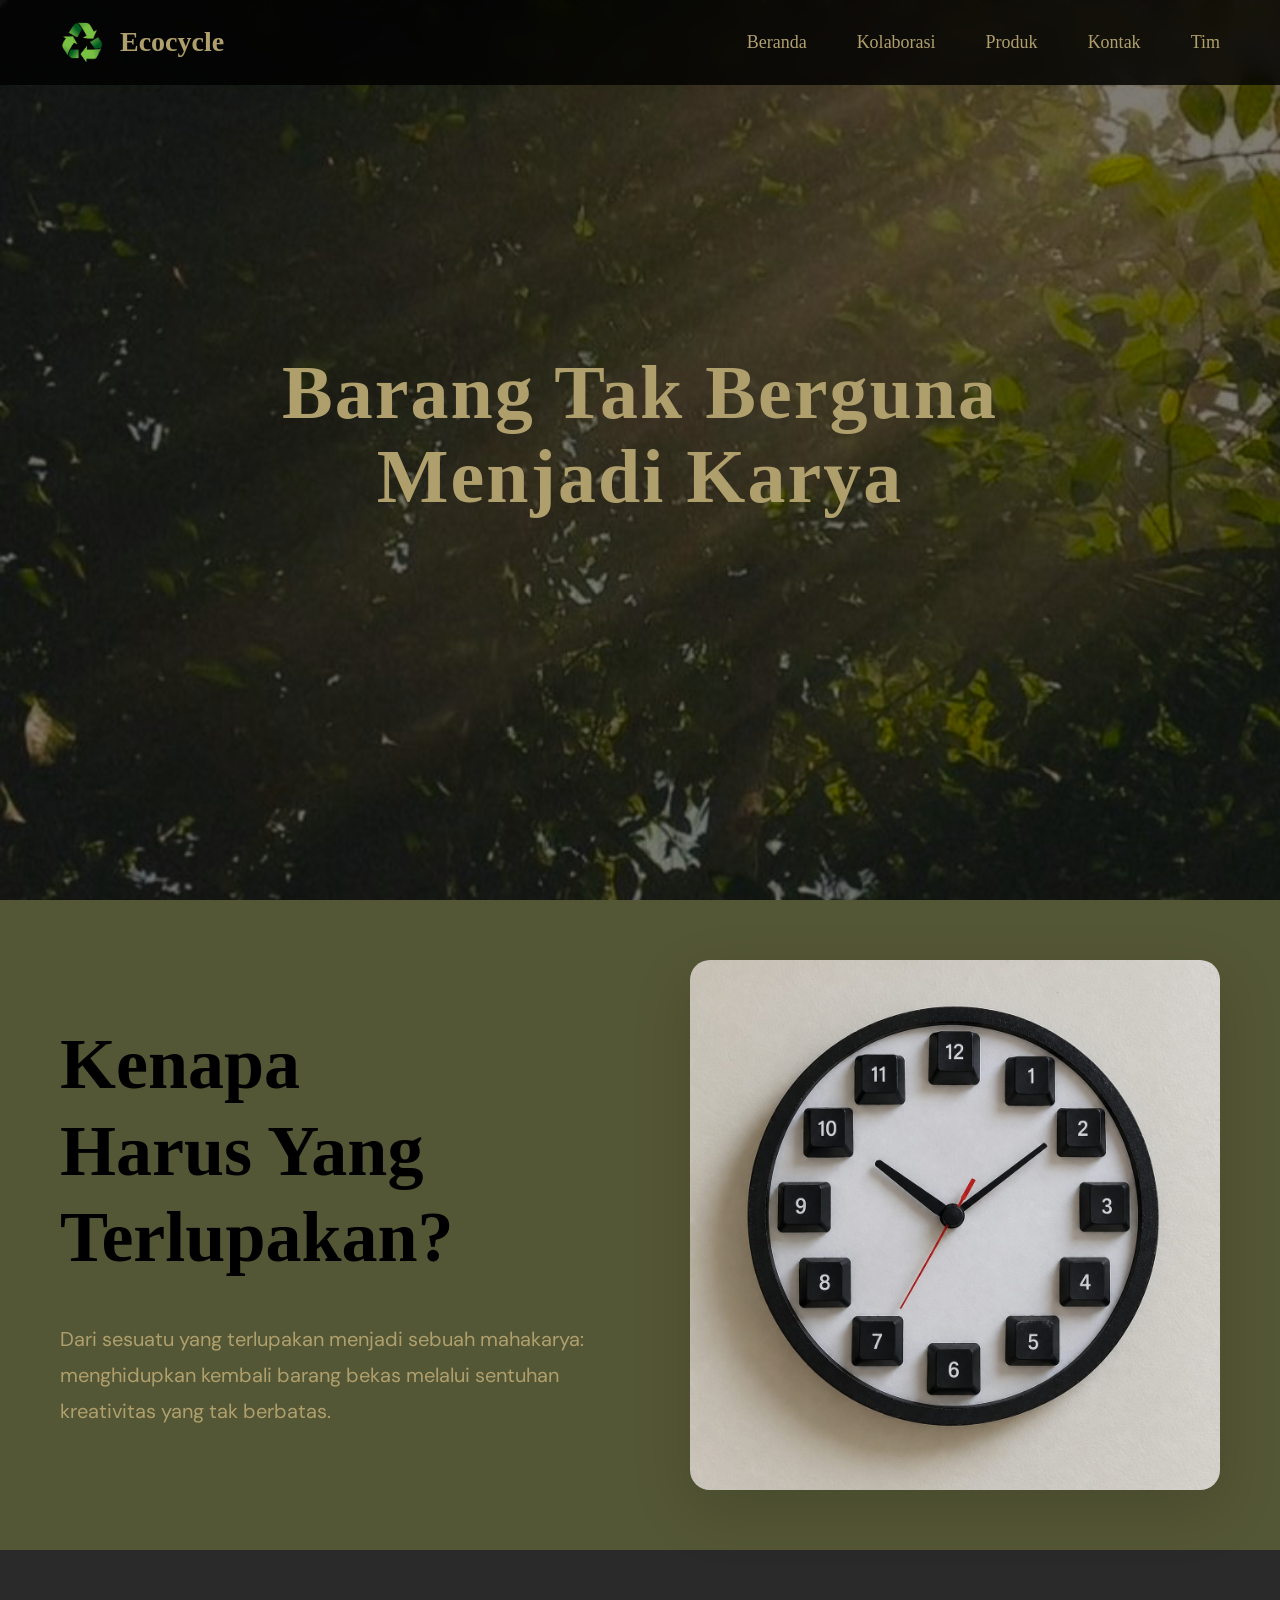
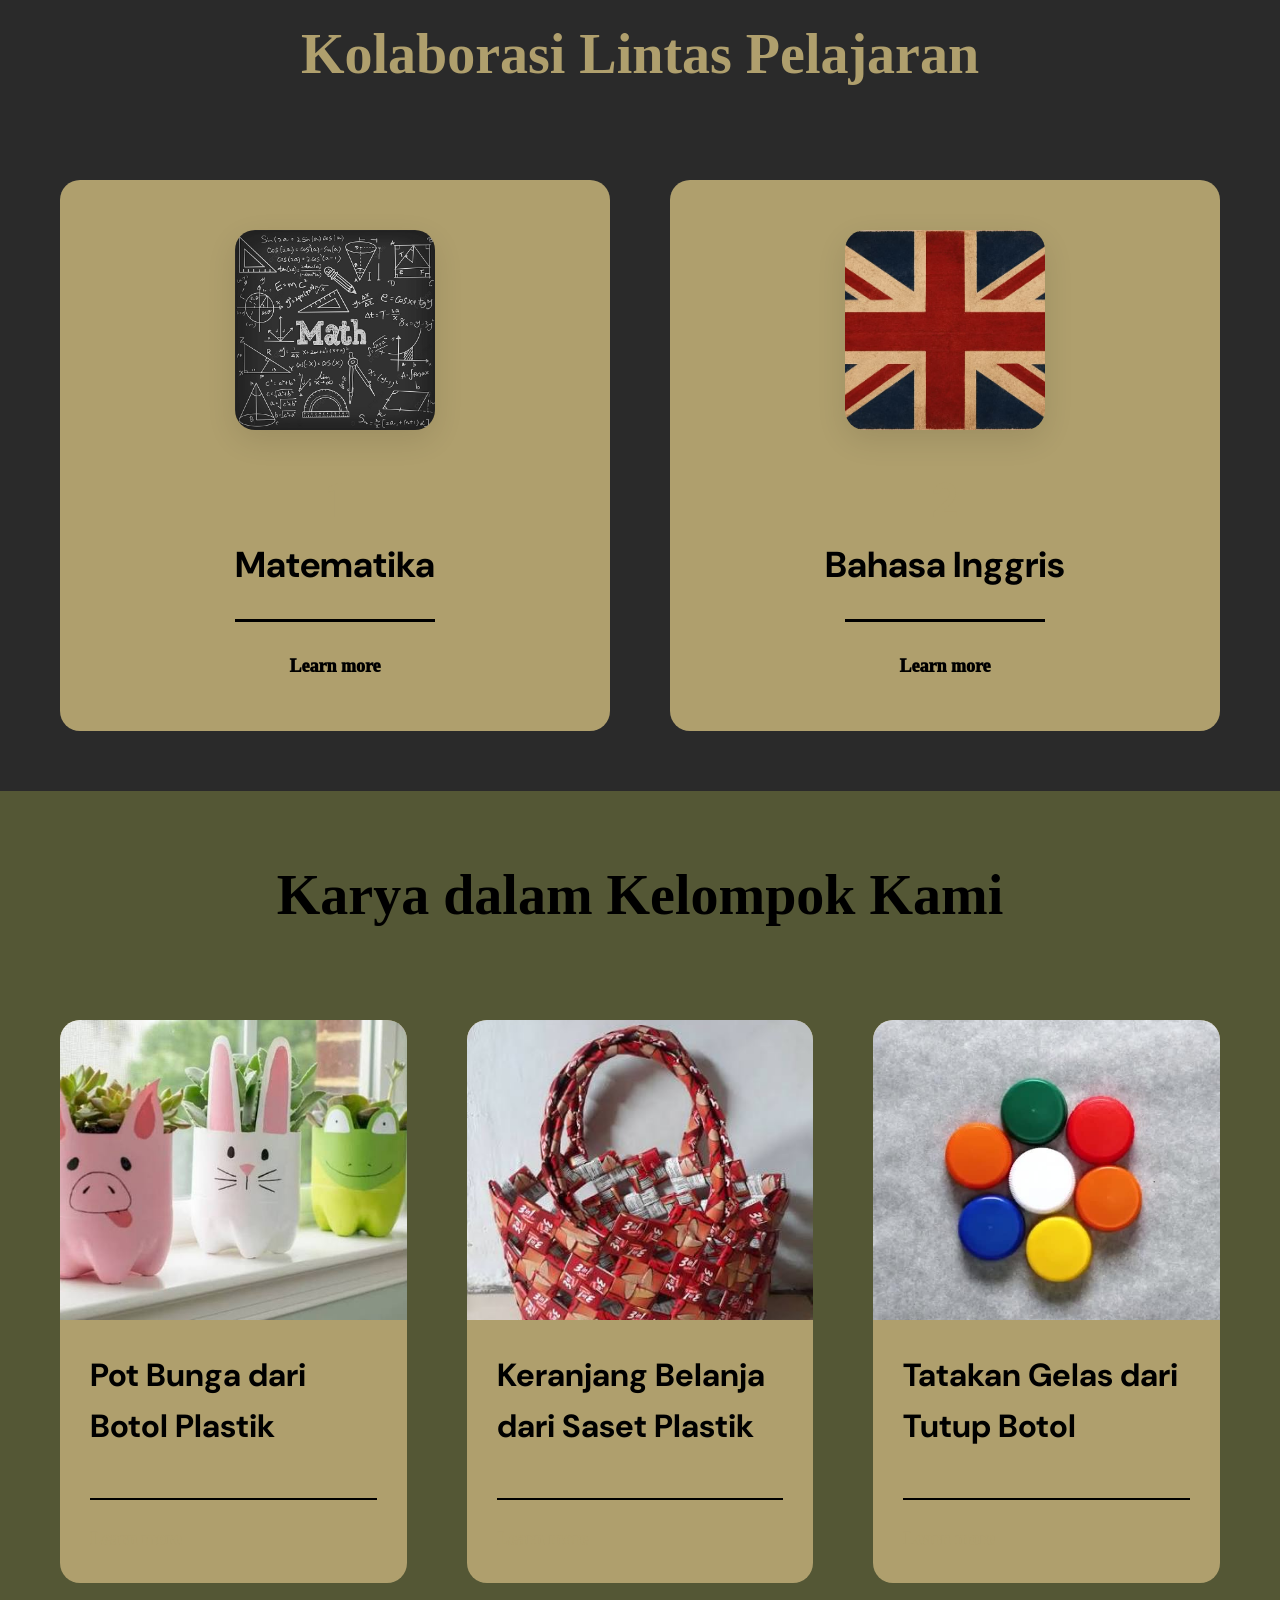
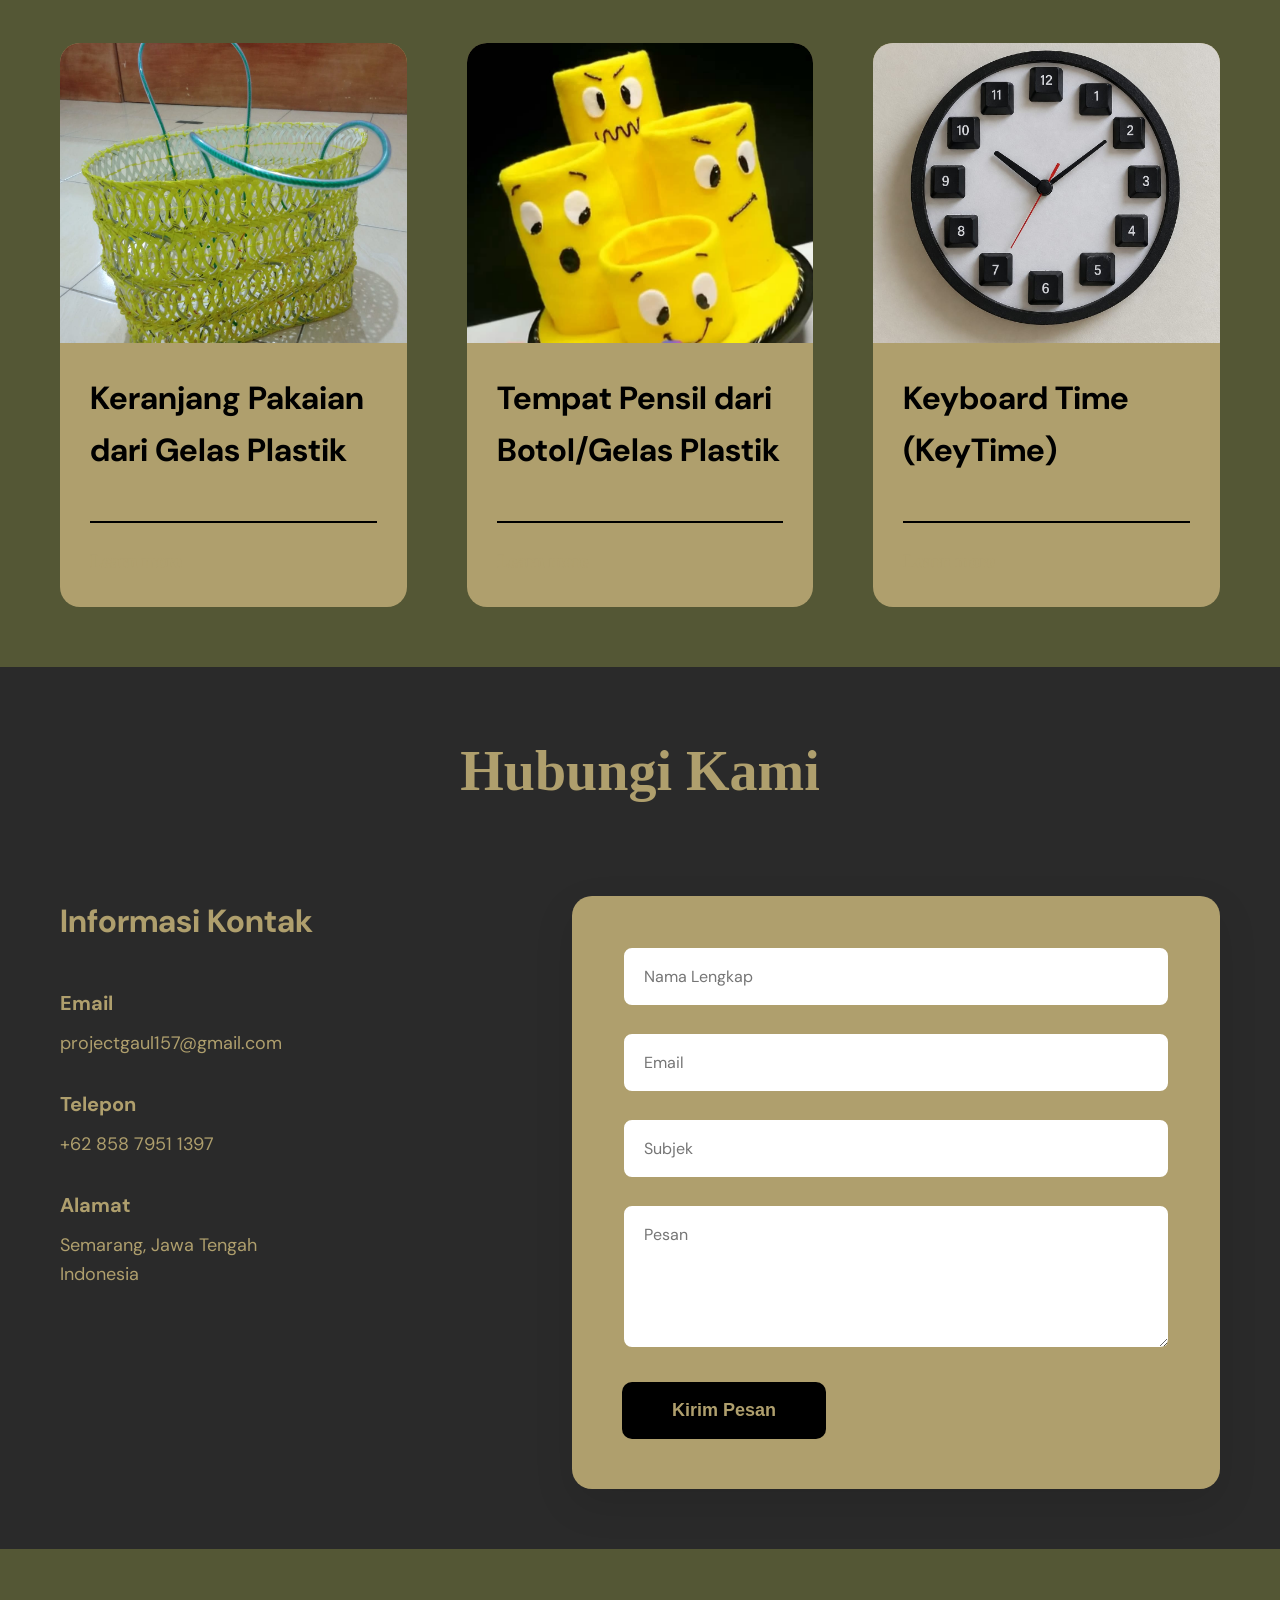
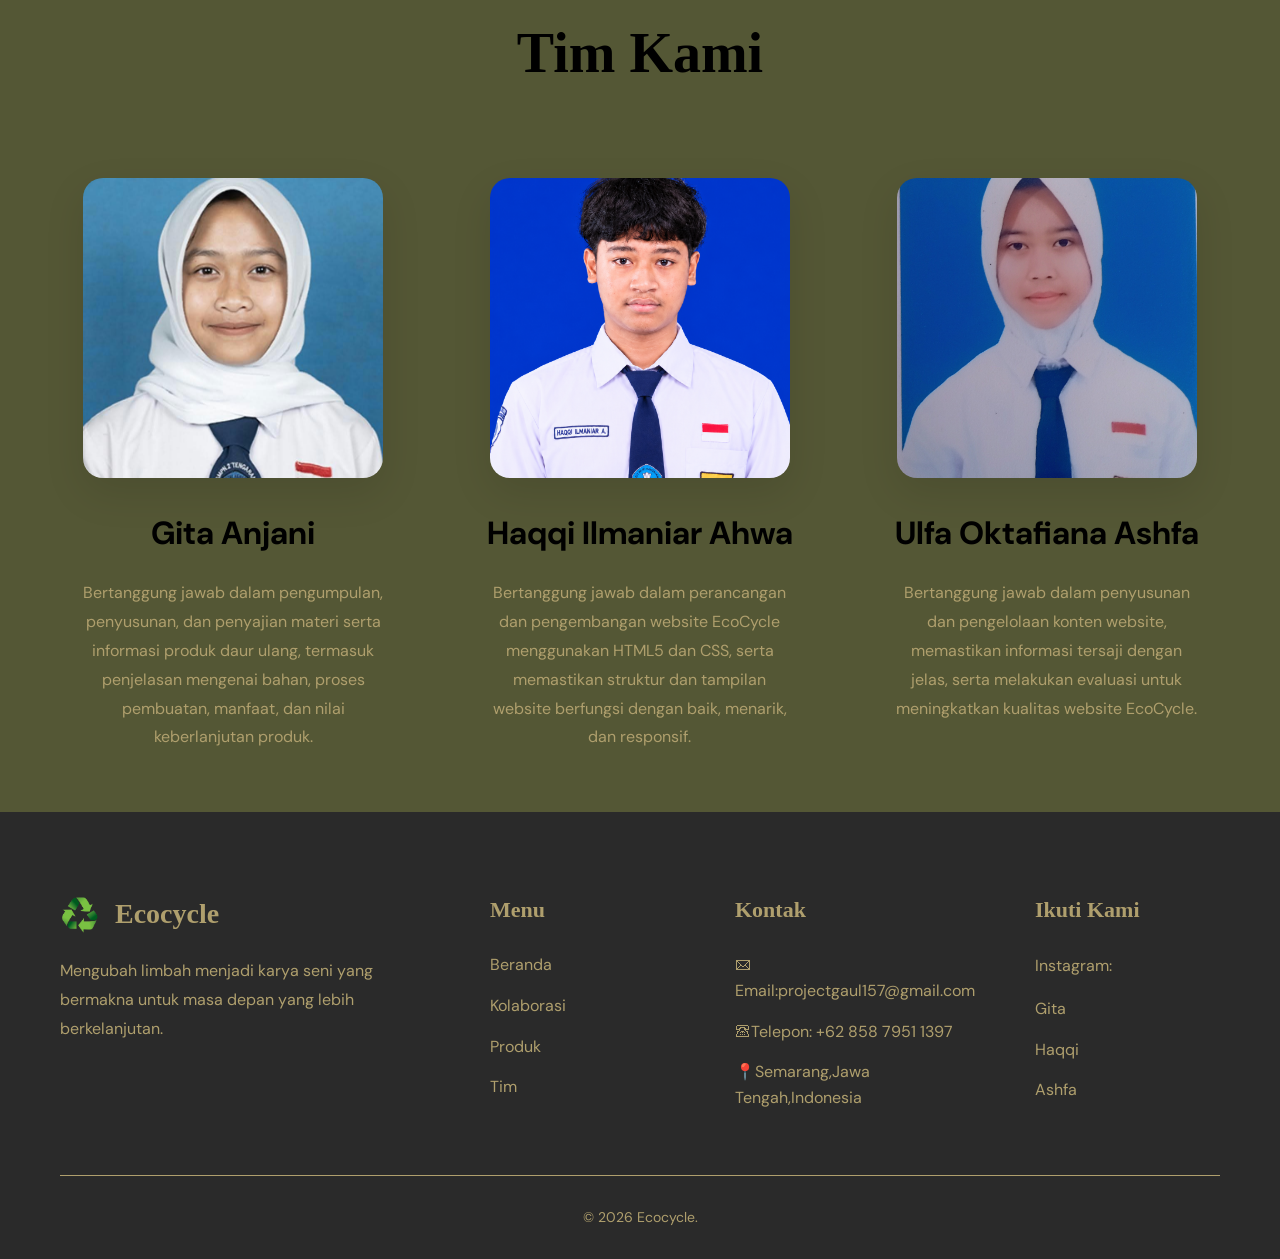
<file: index.html>
<!DOCTYPE html>
<html lang="id">

<head>
  <meta charset="UTF-8">
  <meta name="viewport" content="width=device-width, initial-scale=1.0">
  <title>Ecocycle-Barang Tak Berguna Menjadi Karya</title>
  <link rel="stylesheet" href="style.css">
</head>

<body>
  <!-- Navigation -->
  <nav class="navbar">
    <div class="nav-container">
      <div class="logo">
        <img src="logo.png" alt="Ecocycle Logo">
        <span>Ecocycle</span>
      </div>
      <ul class="nav-menu">
        <li><a href="#beranda">Beranda</a></li>
        <li><a href="#kolaborasi">Kolaborasi</a></li>
        <li><a href="#produk">Produk</a></li>
        <li><a href="#kontak">Kontak</a></li>
        <li><a href="#tim">Tim</a></li>
      </ul>
    </div>
  </nav>

  <!-- Hero Section -->
  <section class="hero" id="beranda">
    <div class="hero-content">
      <h1>Barang Tak Berguna<br>Menjadi Karya</h1>
    </div>
  </section>

  <!-- Why Section -->
  <section class="why-section">
    <div class="container">
      <div class="why-content">
        <div class="why-text">
          <h2>Kenapa<br>Harus Yang<br>Terlupakan?</h2>
          <p>Dari sesuatu yang terlupakan menjadi sebuah mahakarya: menghidupkan kembali barang bekas melalui sentuhan
            kreativitas yang tak berbatas.</p>
        </div>
        <div class="why-image">
          <img src="key time.jpeg" alt="KeyTime">
        </div>
      </div>
    </div>
  </section>

  <!-- Collaboration Section -->
  <section class="collaboration-section" id="kolaborasi">
    <div class="container">
      <h2 class="section-title">Kolaborasi Lintas Pelajaran</h2>
      <div class="collaboration-grid">
        <div class="collab-card">
          <div class="collab-icon">
            <img src="matematika.jpg" alt="Matematika">
          </div>
          <h3><span class="number">1</span>Matematika</h3>
          <div class="collab-underline"></div>
          <a href="Matematika.html" class="learn-more">Learn more</a>
        </div>
        <div class="collab-card">
          <div class="collab-icon">
            <img src="inggris.jpg" alt="Bahasa Inggris">
          </div>
          <h3><span class="number">2</span> Bahasa Inggris<br></h3>
          <div class="collab-underline"></div>
          <a href="bahasa-inggris.html" class="learn-more">Learn more</a>
        </div>
      </div>
    </div>
  </section>

  <!-- Products Section -->
  <section class="products-section" id="produk">
    <div class="container">
      <h2 class="section-title">Karya dalam Kelompok Kami</h2>
      <div class="products-grid">
        <a href="#Pot Bunga dari Botol Plastik" class="product-card">
          <div class="product-image">
            <img src="Pot Bunga dari Botol Plastik.jpeg" alt="Pot Bunga dari Botol Plastik">
          </div>
          <h3>Pot Bunga dari Botol Plastik</h3>
          <div class="product-underline"></div>
          <p class="learn-more">Learn more</p>
        </a>
        <a href="#Keranjang Belanja dari Saset Plastik" class="product-card">
          <div class="product-image">
            <img src="Keranjang Belanja.jpeg" alt="Keranjang Belanja">
          </div>
          <h3>Keranjang Belanja dari Saset Plastik</h3>
          <div class="product-underline"></div>
          <p class="learn-more">Learn more</p>
        </a>
        <a href="#Tatakan Gelas dari Tutup Botol atau Kresek" class="product-card">
          <div class="product-image">
            <img src="Tatakan Gelas.jpeg" alt="Tatakan Gelas dari Tutup Botol atau Kresek">
          </div>
          <h3>Tatakan Gelas dari Tutup Botol</h3>
          <div class="product-underline"></div>
          <p class="learn-more">Learn more</p>
        </a>
        <a href="#Keranjang Pakaian dari Gelas Plastik" class="product-card">
          <div class="product-image">
            <img src="Keranjang Pakaian.jpeg" alt="Keranjang Pakaian dari Gelas Plastik">
          </div>
          <h3>Keranjang Pakaian dari Gelas Plastik</h3>
          <div class="product-underline"></div>
          <p class="learn-more">Learn more</p>
        </a>
        <a href="#Tempat Pensil dari Botol/Gelas Plastik" class="product-card">
          <div class="product-image">
            <img src="Tempat Pensil.jpeg" alt="Tempat Pensil dari Botol/Gelas Plastik">
          </div>
          <h3>Tempat Pensil dari Botol/Gelas Plastik</h3>
          <div class="product-underline"></div>
          <p class="learn-more">Learn more</p>
        </a>
        <a href="#Keyboard Time (KeyTime)" class="product-card">
          <div class="product-image">
            <img src="key time.jpeg" alt="Keyboard Time (KeyTime)">
          </div>
          <h3>Keyboard Time (KeyTime)</h3>
          <div class="product-underline"></div>
          <p class="learn-more">Learn more</p>
        </a>
      </div>
    </div>
  </section>

  <!-- Contact Section -->
  <section class="contact-section" id="kontak">
    <div class="container">
      <h2 class="section-title">Hubungi Kami</h2>
      <div class="contact-content">
        <div class="contact-info">
          <h3>Informasi Kontak</h3>
          <div class="info-item">
            <h4>Email</h4>
            <p>projectgaul157@gmail.com</p>
          </div>
          <div class="info-item">
            <h4>Telepon</h4>
            <p>+62 858 7951 1397</p>
          </div>
          <div class="info-item">
            <h4>Alamat</h4>
            <p>Semarang, Jawa Tengah<br>Indonesia</p>
          </div>
        </div>
        <div class="contact-form">
          <form>
            <div class="form-group">
              <input type="text" placeholder="Nama Lengkap" required>
            </div>
            <div class="form-group">
              <input type="email" placeholder="Email" required>
            </div>
            <div class="form-group">
              <input type="text" placeholder="Subjek">
            </div>
            <div class="form-group">
              <textarea placeholder="Pesan" rows="5" required></textarea>
            </div>
            <button type="submit" class="btn-submit">Kirim Pesan</button>
          </form>
        </div>
      </div>
    </div>
  </section>

  <!-- Team Section -->
  <section class="team-section" id="tim">
    <div class="container">
      <h2 class="section-title">Tim Kami</h2>
      <div class="team-grid">
        <div class="team-card">
          <div class="team-image">
            <img src="Gita Anjani.jpeg" alt="Gita Anjani">
          </div>
          <h3>Gita Anjani</h3>
          <p>Bertanggung jawab dalam pengumpulan, penyusunan, dan penyajian materi serta informasi produk daur ulang,
            termasuk penjelasan mengenai bahan, proses pembuatan, manfaat, dan nilai keberlanjutan produk.</p>
        </div>
        <div class="team-card">
          <div class="team-image">
            <img src="Haqqi Ilmaniar Ahwa.png" alt="Haqqi Ilmaniar Ahwa">
          </div>
          <h3>Haqqi Ilmaniar Ahwa</h3>
          <p>Bertanggung jawab dalam perancangan dan pengembangan website EcoCycle menggunakan HTML5 dan CSS, serta
            memastikan struktur dan tampilan website berfungsi dengan baik, menarik, dan responsif.</p>
        </div>
        <div class="team-card">
          <div class="team-image">
            <img src="Ulfa Oktafiana Ashfa.jpeg" alt="Ulfa Oktafiana Ashfa ">
          </div>
          <h3>Ulfa Oktafiana Ashfa</h3>
          <p>Bertanggung jawab dalam penyusunan dan pengelolaan konten website, memastikan informasi tersaji dengan
            jelas, serta melakukan evaluasi untuk meningkatkan kualitas website EcoCycle.</p>
        </div>
      </div>
    </div>
  </section>

  <!-- Footer -->
  <footer class="footer">
    <div class="container">
      <div class="footer-content">
        <div class="footer-section">
          <div class="footer-logo">
            <img src="logo.png" alt="Ecocycle Logo">
            <span>Ecocycle</span>
          </div>
          <p>Mengubah limbah menjadi karya seni yang bermakna untuk masa depan yang lebih berkelanjutan.</p>
        </div>
        <div class="footer-section">
          <h4>Menu</h4>
          <ul>
            <li><a href="#beranda">Beranda</a></li>
            <li><a href="#kolaborasi">Kolaborasi</a></li>
            <li><a href="#produk">Produk</a></li>
            <li><a href="#tim">Tim</a></li>
          </ul>
        </div>
        <div class="footer-section">
          <h4>Kontak</h4>
          <ul>
            <li>🖂Email:projectgaul157@gmail.com</li>
            <li>🕾Telepon: +62 858 7951 1397</li>
            <li>📍Semarang,Jawa Tengah,Indonesia</li>
          </ul>
        </div>
        <div class="footer-section">
          <h4>Ikuti Kami</h4>
          <div class="social-links">
            <p>Instagram:</p>
            <a href="https://www.instagram.com/geetaa4_?vrfl=ZXA2dXBjNnVsb2pp" target="_blank">Gita</a>
            <a href="https://www.instagram.com/haqqi_4?dlrf=MXNpMWIza3p4M3FkeA==" target="_blank">Haqqi</a>
            <a href="https://www.instagram.com/sfa_526?cplk=MWl5bnJ2eGc2ZzUyeg==" target="_blank">Ashfa</a>
          </div>
        </div>
      </div>
      <div class="footer-bottom">
        <p>&copy; 2026 Ecocycle.</p>
      </div>
    </div>
  </footer>
  <!-- 1.Pot Bunga dari Botol Plastik -->
  <div id="Pot Bunga dari Botol Plastik" class="modal-materi">
    <div class="materi-box">
      <a href="#" class="materi-close">&times;</a>
      <h2>Pot Bunga dari Botol Plastik</h2>
      <h4>Ulasan produk</h4>
      <p>Pot tanaman estetik dari barang bekas merupakan kreasi daur ulang kreatif yang memanfaatkan potongan botol
        plastik air mineral menjadi wadah menanam yang siap pakai. Dilengkapi dengan lubang drainase di bagian bawah dan
        tali gantungan, produk ini tidak hanya berfungsi sebagai tempat tumbuh tanaman hias atau herba, tetapi juga
        menambah keindahan taman vertikal di rumah. Selain menghemat biaya pembelian pot baru, proyek ini menjadi solusi
        nyata dalam menekan jumlah sampah plastik harian.</p>

      <h4>Alat:</h4>
      <ul>
        <li>Gunting</li>
        <li>Cutter</li>
        <li>Paku</li>
        <li>Kuas</li>
      </ul>

      <h4>Bahan:</h4>
      <ul>
        <li>Botol plastik bekas</li>
        <li>Tanah</li>
        <li>Pupuk</li>
        <li>Tanaman</li>
        <li>Cat</li>
      </ul>

      <h4>Langkah-langkah</h4>
      <ol>
        <li>Siapkan botol plastik bekas, gunting, cat, dan tanah.</li>
        <li>Cuci botol plastik hingga bersih, lalu keringkan.</li>
        <li>Potong bagian atas botol sesuai ukuran yang diinginkan.</li>
        <li>Lubangi bagian bawah botol untuk saluran air.</li>
        <li>Hias pot menggunakan cat atau bahan dekorasi.</li>
        <li>Masukkan tanah dan tanaman ke dalam pot.</li>
      </ol>

      <h4>Estimasi biaya</h4>
      <p><b>Alat:</b></p>
      <ul>
        <li>Kuas: Rp2.000</li>
        <li><b>Total: Rp2.000</b></li>
      </ul>
      <p><b>Bahan:</b></p>
      <ul>
        <li>Botol plastik bekas: Rp0</li>
        <li>Tanah: Rp0</li>
        <li>Tanaman: Rp0</li>
        <li>Cat warna : Rp4.000</li>
        <li><b>Total: Rp4.000</b></li>
      </ul>
      <p><b>Harga jual dan laba:</b></p>
      <ul>
        <li>Alat: Rp2.000</li>
        <li>Bahan: Rp4.000</li>
        <li>Modal: Rp6.000</li>
        <li>Harga: Rp15.000</li>
        <li>Laba: Rp9.000</li>
      </ul>
    </div>
  </div>

  <!-- 2.Keranjang Belanja dari Saset Plastik -->
  <div id="Keranjang Belanja dari Saset Plastik" class="modal-materi">
    <div class="materi-box">
      <a href="#" class="materi-close">&times;</a>
      <h2>Keranjang Belanja dari Saset Plastik</h2>

      <h4>Ulasan produk</h4>
      <p>Keranjang belanja ramah lingkungan dari barang bekas merupakan hasil rajutan inovatif yang mengolah kembali
        tumpukan kantong kresek bekas menjadi tas belanja yang kuat dan modis. Dilengkapi dengan pegangan (handle) yang
        nyaman dan anyaman yang tebal, produk ini tidak hanya berfungsi sebagai wadah belanja pengganti kresek sekali
        pakai, tetapi juga memiliki daya tarik visual yang unik. Selain hemat dan awet, produk ini berkontribusi
        langsung dalam mengurangi polusi limbah plastik di lingkungan sekitar.</p>

      <h4>Alat:</h4>
      <ul>
        <li>Gunting</li>
        <li>Penggaris</li>
        <li>Jarum jahit</li>
      </ul>

      <h4>Bahan:</h4>

      <ul>
        <li>Saset plastik bekas</li>
        <li>Benang Nilon</li>
        <li>Karton Tebal</li>
        <li>Tali Nilon</li>
      </ul>

      <h4>Langkah-langkah:</h4>

      <ol>
        <li>Siapkan alat dan bahan seperti Sachet plastik bekas, gunting, jarum, benang nilon, penggaris, dan tali
          pegangan.</li>

        <li>Cuci sachet plastik hingga bersih, kemudian keringkan.</li>

        <li>Potong sachet sesuai ukuran yang diinginkan.</li>

        <li>Lipat plastik menjadi beberapa bagian memanjang.</li>

        <li>Anyam lipatan plastik secara bergantian hingga membentuk alas dan sisi keranjang.</li>

        <li>Jahit setiap bagian anyaman menggunakan jarum dan benang nilon agar kuat.</li>

        <li>Lipat sisi anyaman ke atas, kemudian jahit bagian sudutnya.</li>

        <li>Jahit tali nilon pada kedua sisi keranjang.</li>

        <li>Rapikan sisa plastik dan benang, lalu periksa kekuatan jahitannya.</li>
      </ol>

      <h4>Estimasi biaya</h4>
      <p><b>Alat:</b></p>
      <ul>
        <li>Gunting: Rp0</li>
        <li>Penggaris: Rp0</li>
        <li>Jarum Jahit: Rp3.000</li>
        <li><b>Total: Rp3.000</b></li>
      </ul>
      <p><b>Bahan:</b></p>
      <ul>
        <li>Saset plastik bekas: Rp0</li>
        <li>Benang Nilon: Rp3.000</li>
        <li>Karton Tebal: Rp6.000</li>
        <li>Tali Nilon: Rp5.000</li>
        <li><b>Total: Rp14.000</b></li>
      </ul>
      <p><b>Harga jual dan laba:</b></p>
      <ul>
        <li>Alat: Rp0</li>
        <li>Bahan: Rp14.000</li>
        <li>Modal: Rp17.000</li>
        <li>Harga: Rp30.000</li>
        <li>Laba: Rp13.000</li>
      </ul>
    </div>
  </div>

  <!-- 3.Tatakan Gelas dari Tutup Botol -->
  <div id="Tatakan Gelas dari Tutup Botol" class="modal-materi">
    <div class="materi-box">
      <a href="#" class="materi-close">&times;</a>
      <h2>Tatakan Gelas dari Tutup Botol</h2>

      <h4>Ulasan produk</h4>
      <p>Tatakan gelas unik dari barang bekas merupakan kreasi daur ulang yang menyusun dan merekatkan kembali puluhan
        tutup botol plastik bekas menjadi alas cangkir yang fungsional. Dilengkapi dengan lapisan pelindung anti-slip di
        bagian bawahnya, produk ini tidak hanya berfungsi melindungi permukaan meja dari suhu panas atau noda air,
        tetapi juga menghadirkan kesan dekoratif yang penuh warna (colorful). Selain hemat biaya, proyek sederhana ini
        menjadi cara efektif untuk mendaur ulang jenis plastik berukuran kecil yang sering terabaikan.</p>

      <h4>Alat:</h4>
      <ul>
        <li>Gunting</li>
        <li>Lem Tembak</li>
        <li>Penggaris</li>
      </ul>

      <h4>Bahan:</h4>
      <ul>
        <li>Tutup botol plastik bekas</li>
        <li>Lem stik</li>
        <li>Kain Flanel</li>
      </ul>

      <h4>Langkah-langkah:</h4>
      <ol>
        <li>Siapkan alat dan bahan seperti tutup botol bekas, lem tembak, gunting, dan penggaris.</li>

        <li>Cuci bersih botol bekas dengan air hingga bersih dari kotoran, lalu keringkan</li>

        <li>Atur 7–9 tutup botol membentuk lingkaran atau pola yang diinginkan.</li>

        <li>Masukkan lem stik ke alat lem tembak hingga siap digunakan.</li>

        <li>Beri lem pada bagian samping tutup botol, lalu tempelkan satu sama lain.</li>

        <li>Pastikan semua tutup botol sudah menempel dengan kuat.</li>

        <li>Rapikan sisa lem dan pastikan bentuk tatakan sudah rapi.</li>
      </ol>

      <h4>Estimasi biaya</h4>
      <p><b>Alat:</b></p>
      <ul>
        <li>Gunting: Rp0</li>
        <li>Lem Tembak: Rp0</li>
        <li>Penggaris: Rp0</li>
        <li><b>Total: Rp0</b></li>
      </ul>
      <p><b>Bahan:</b></p>
      <ul>
        <li>Tutup botol plastik bekas: Rp0</li>
        <li>Lem stik: Rp2.000</li>
        <li>Kain Flanel: Rp5.000</li>
        <li><b>Total: Rp7.000</b></li>
      </ul>
      <p><b>Harga jual dan laba:</b></p>
      <ul>
        <li>Alat: Rp0</li>
        <li>Bahan: Rp7.000</li>
        <li>Modal: Rp7.000</li>
        <li>Harga: Rp10.000</li>
        <li>Laba: Rp3.000</li>
      </ul>
    </div>
  </div>

  <!-- 4.Keranjang Pakaian dari Gelas Plastik -->
  <div id="Keranjang Pakaian dari Gelas Plastik" class="modal-materi">
    <div class="materi-box">
      <a href="#" class="materi-close">&times;</a>
      <h2>Keranjang Pakaian dari Gelas Plastik</h2>

      <h4>Ulasan produk</h4>
      <p>Keranjang Pakaian dari Gelas Plastik merupakan salah satu produk kerajinan tangan yang dibuat dengan
        memanfaatkan limbah gelas plastik bekas menjadi barang yang memiliki nilai guna dan nilai jual. Pembuatan
        keranjang ini dilakukan dengan cara membersihkan, menyusun, dan menyatukan gelas plastik menggunakan teknik
        jahit sehingga membentuk keranjang yang dapat digunakan untuk menyimpan pakaian maupun barang lainnya.</p>

      <h4>Alat:</h4>
      <ul>
        <li>Gunting</li>
        <li>Penggaris</li>
        <li>Cutter</li>
        <li>Jarum Jahit</li>
      </ul>

      <h4>Bahan:</h4>
      <ul>
        <li>Gelas Plastik bekas</li>
        <li>Benang Nilon</li>
        <li>Karton Tebal</li>
        <li>Tali Nilon</li>
      </ul>

      <h4>Langkah-langkah:</h4>
      <ol>
        <li>Siapkan alat dan bahan seperti gelas plastik bekas, benang nilon, jarum, dan alat lainnya.</li>

        <li>Cuci gelas plastik hingga bersih, lalu keringkan.</li>

        <li>Potong bagian gelas sesuai bentuk yang dibutuhkan.</li>

        <li>Susun gelas plastik secara melingkar untuk membentuk dasar keranjang.</li>

        <li>Satukan setiap gelas menggunakan jarum dan benang nilon agar tidak mudah lepas.</li>

        <li>Susun dan jahit gelas ke bagian atas hingga membentuk dinding keranjang.</li>

        <li>Pasang karton tebal pada bagian bawah keranjang.</li>

        <li>Buat pegangan menggunakan tali nilon dan jahit pada kedua sisi keranjang.</li>

        <li>Rapikan jahitan dan periksa kekuatan keranjang.</li>
      </ol>

      <h4>Estimasi biaya</h4>
      <p><b>Alat:</b></p>
      <ul>
        <li>Gunting: Rp0</li>
        <li>Penggaris: Rp0</li>
        <li>Cutter: Rp0</li>
        <li>Jarum Jahit: Rp3.000</li>
        <li><b>Total: Rp3.000</b></li>
      </ul>
      <p><b>Bahan:</b></p>
      <ul>
        <li>Gelas Plastik bekas: Rp0</li>
        <li>Benang Nilon: Rp3.000</li>
        <li>Karton Tebal: Rp6.000</li>
        <li>Tali Nilon: Rp5.000</li>
        <li><b>Total: Rp14.000</b></li>
      </ul>
      <p><b>Harga jual dan laba:</b></p>
      <ul>
        <li>Alat: Rp3.000</li>
        <li>Bahan: Rp14.000</li>
        <li>Modal: Rp17.000</li>
        <li>Harga: Rp35.000</li>
        <li>Laba: Rp18.000</li>
      </ul>
    </div>
  </div>

  <!-- 5.Tempat Pensil dari Botol/Gelas Plastik -->
  <div id="Tempat Pensil dari Botol/Gelas Plastik" class="modal-materi">
    <div class="materi-box">
      <a href="#" class="materi-close">&times;</a>
      <h2>Tempat Pensil dari Botol/Gelas Plastik</h2>

      <h4>Ulasan produk</h4>
      <p>Tempat pensil meja dari barang bekas merupakan kreasi daur ulang yang menghias kembali kaleng bekas makanan
        atau minuman menggunakan lilitan tali rami atau kain flanel. Dilengkapi dengan beberapa sekat di bagian
        dalamnya, produk ini tidak hanya berfungsi merapikan alat tulis agar meja belajar atau meja kerja tetap teratur,
        tetapi juga menambah estetika ruang kerja bergaya minimalis atau rustic. Selain bebas biaya, proyek ini menjadi
        alternatif edukatif untuk mengurangi limbah kaleng rumah tangga.</p>

      <h4>Alat:</h4>
      <ul>
        <li>Gunting</li>
        <li>Penggaris</li>
        <li>Cutter</li>
        <li>Lem Tembak</li>
      </ul>

      <h4>Bahan:</h4>
      <ul>
        <li>Botol atau gelas plastik bekas</li>
        <li>Lem stik</li>
        <li>Kain Perca atau kertas kado</li>
        <li>Pita hias</li>
      </ul>

      <h4>Langkah-langkah:</h4>
      <ol>
        <li>Siapkan alat dan bahan seperti botol atau gelas plastik bekas, gunting, cutter, penggaris, lem tembak, dan
          bahan hias.</li>

        <li>Cuci botol atau gelas plastik hingga bersih, kemudian keringkan.</li>

        <li>Gunakan penggaris untuk menentukan tinggi tempat pensil sesuai keinginan.</li>

        <li>Potong bagian atas botol atau gelas plastik sesuai ukuran yang telah ditentukan.</li>

        <li>Rapikan bagian tepi agar tidak tajam.</li>

        <li>Tempelkan kertas warna, pita, atau kain flanel menggunakan lem tembak.</li>

        <li>Periksa kembali hiasan dan pastikan semua bagian sudah menempel dengan kuat.</li>
      </ol>

      <h4>Estimasi biaya</h4>
      <p><b>Alat:</b></p>
      <ul>
        <li>Gunting: Rp0</li>
        <li>Penggaris: Rp0</li>
        <li>Cutter: Rp0</li>
        <li>Lem Tembak: Rp0</li>
        <li><b>Total: Rp0</b></li>
      </ul>
      <p><b>Bahan:</b></p>
      <ul>
        <li>Botol atau gelas plastik bekas: Rp0</li>
        <li>Lem stik: Rp2.000</li>
        <li>Kain Perca atau kertas kado: Rp5.000</li>
        <li>Pita hias: Rp3.000</li>
        <li><b>Total: Rp10.000</b></li>
      </ul>
      <p><b>Harga jual dan laba:</b></p>
      <ul>
        <li>Alat: Rp0</li>
        <li>Bahan: Rp10.000</li>
        <li>Modal: Rp10.000</li>
        <li>Harga jual: Rp15.000</li>
        <li>Laba: Rp5.000</li>
      </ul>
    </div>
  </div>

  <!-- 6.Keyboard Time (KeyTime) -->
  <div id="Keyboard Time (KeyTime)" class="modal-materi">
    <div class="materi-box">
      <a href="#" class="materi-close">&times;</a>
      <h2>Keyboard Time (KeyTime)</h2>

      <h4>Ulasan produk</h4>
      <p>Jam dinding KeyTime menawarkan desain minimalis bernuansa teknologi (geeky) yang unik dan sangat cocok untuk
        dekorasi laboratorium komputer. Produk ini berfungsi secara akurat menggunakan mesin analog yang perputaran
        jarumnya telah disesuaikan agar tidak tersangkut pada ketebalan tombol keyboard. Selain fungsional, proyek ini
        bernilai tinggi karena mendaur ulang limbah keras (e-waste) lab PPLG menjadi barang estetis yang ramah
        lingkungan. Dengan modal pembuatan yang minim, jam ini memiliki peluang pasar yang besar dan kompetitif untuk
        dijual kembali. Rekomendasi harga jual yang ideal adalah Rp 45.000 hingga Rp 55.000 per unit untuk mendapatkan
        keuntungan optimal dari nilai kreativitasnya.</p>

      <h4>Alat:</h4>
      <ul>
        <li>Gunting</li>
        <li>Tang</li>
        <li>Obeng</li>
        <li>Pensil</li>
        <li>Penggaris</li>
        <li>Lem Tembak</li>
      </ul>

      <h4>Bahan:</h4>
      <ul>
        <li>Karton</li>
        <li>Spidol Putih </li>
        <li>Spidol Hitam</li>
        <li>Lem Stik</li>
        <li>Mesin Jam</li>
        <li>Keyboard</li>
        <li>Isolasi bolak-balik (Double tape)</li>
      </ul>

      <h4>Langkah-langkah:</h4>
      <ol>
        <li>Siapkan alat dan bahan seperti Jam,Keyboard,Pensil,Spidol dan lainnya.</li>

        <li>Lepaskan seluruh tombol keyboard dari wadahnya menggunakan obeng atau tang, lalu copot mesin jam yang lama.
        </li>

        <li>Potong karton menjadi bentuk lingkaran penuh menggunakan pensil, penggaris, dan gunting untuk menutupi
          bagian tengah jam</li>

        <li>Warnai seluruh tombol keyboard dengan spidol hitam, lalu setelah kering, timpa bagian huruf/angka
          menggunakan spidol putih agar kontras.</li>

        <li>Lubangi bagian tengah karton, lalu pasang mesin jam baru beserta jarum-jarumnya.</li>

        <li>Tempelkan tombol angka 1 sampai 12 di lingkaran dalam menggunakan lem bakar atau isolasi bolak-balik.</li>

        <li>Tempelkan sisa tombol karakter keyboard lainnya secara melingkar rapat di bagian pinggiran karton.</li>
      </ol>

      <h4>Estimasi biaya</h4>
      <p><b>Alat:</b></p>
      <ul>
        <li>Gunting: Rp0</li>
        <li>Tang: Rp0</li>
        <li>Obeng: Rp0</li>
        <li>Pensil: Rp0</li>
        <li>Penggaris: Rp0</li>
        <li>Lem Tembak: Rp0</li>
        <li><b>Total: Rp0</b></li>
      </ul>
      <p><b>Bahan:</b></p>
      <ul>
        <li>Karton: Rp3.000</li>
        <li>Spidol Putih: Rp18.000</li>
        <li>Spidol Hitam: Rp3.000</li>
        <li>Lem Stik: Rp2.000</li>
        <li>Mesin Jam: Rp20.000</li>
        <li>Keyboard: Rp0</li>
        <li>Isolasi bolak-balik (Double tape): Rp0</li>
        <li><b>Total: Rp46.000</b></li>
      </ul>
      <p><b>Harga jual dan laba:</b></p>
      <ul>
        <li>Alat: Rp0</li>
        <li>Bahan: Rp46.000</li>
        <li>Modal: Rp46.000</li>
        <li>Harga jual: Rp50.000</li>
        <li>Laba: Rp4.000</li>
      </ul>
    </div>
  </div>
</body>

</html>
</file>
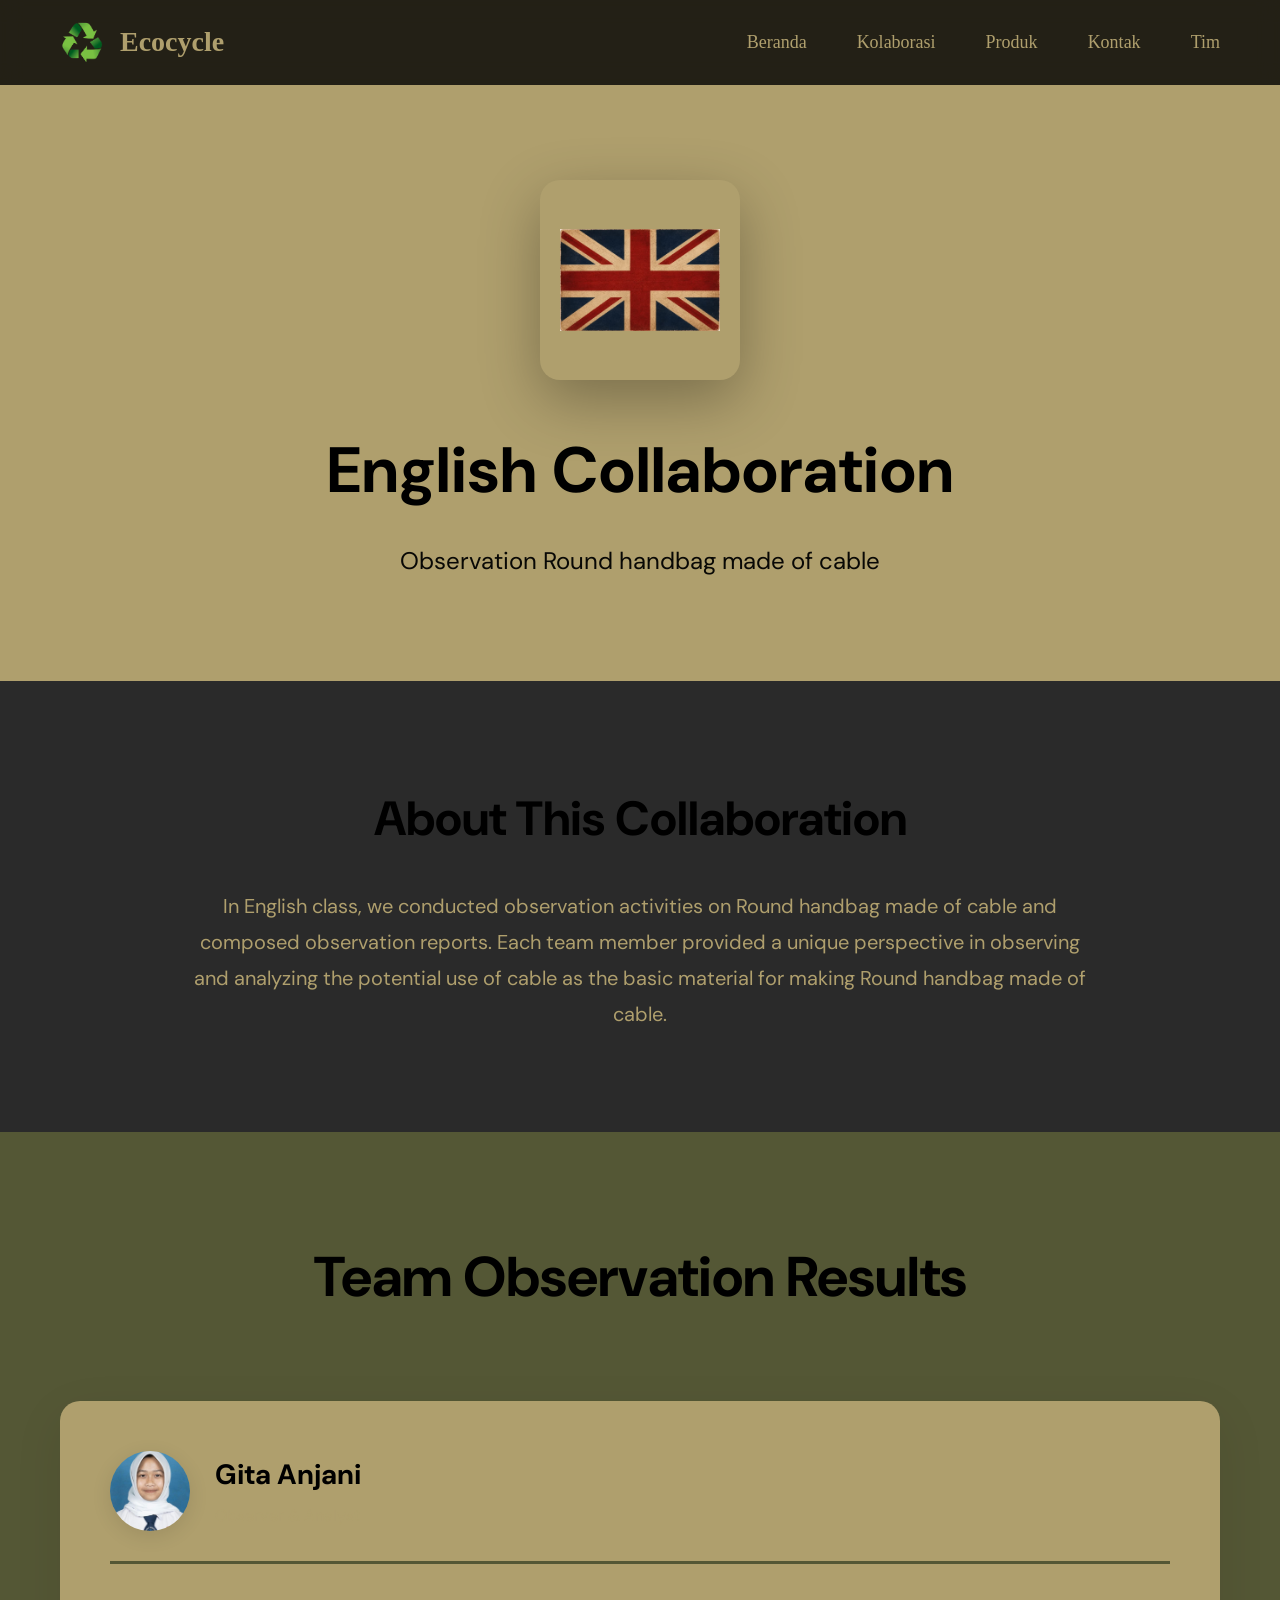
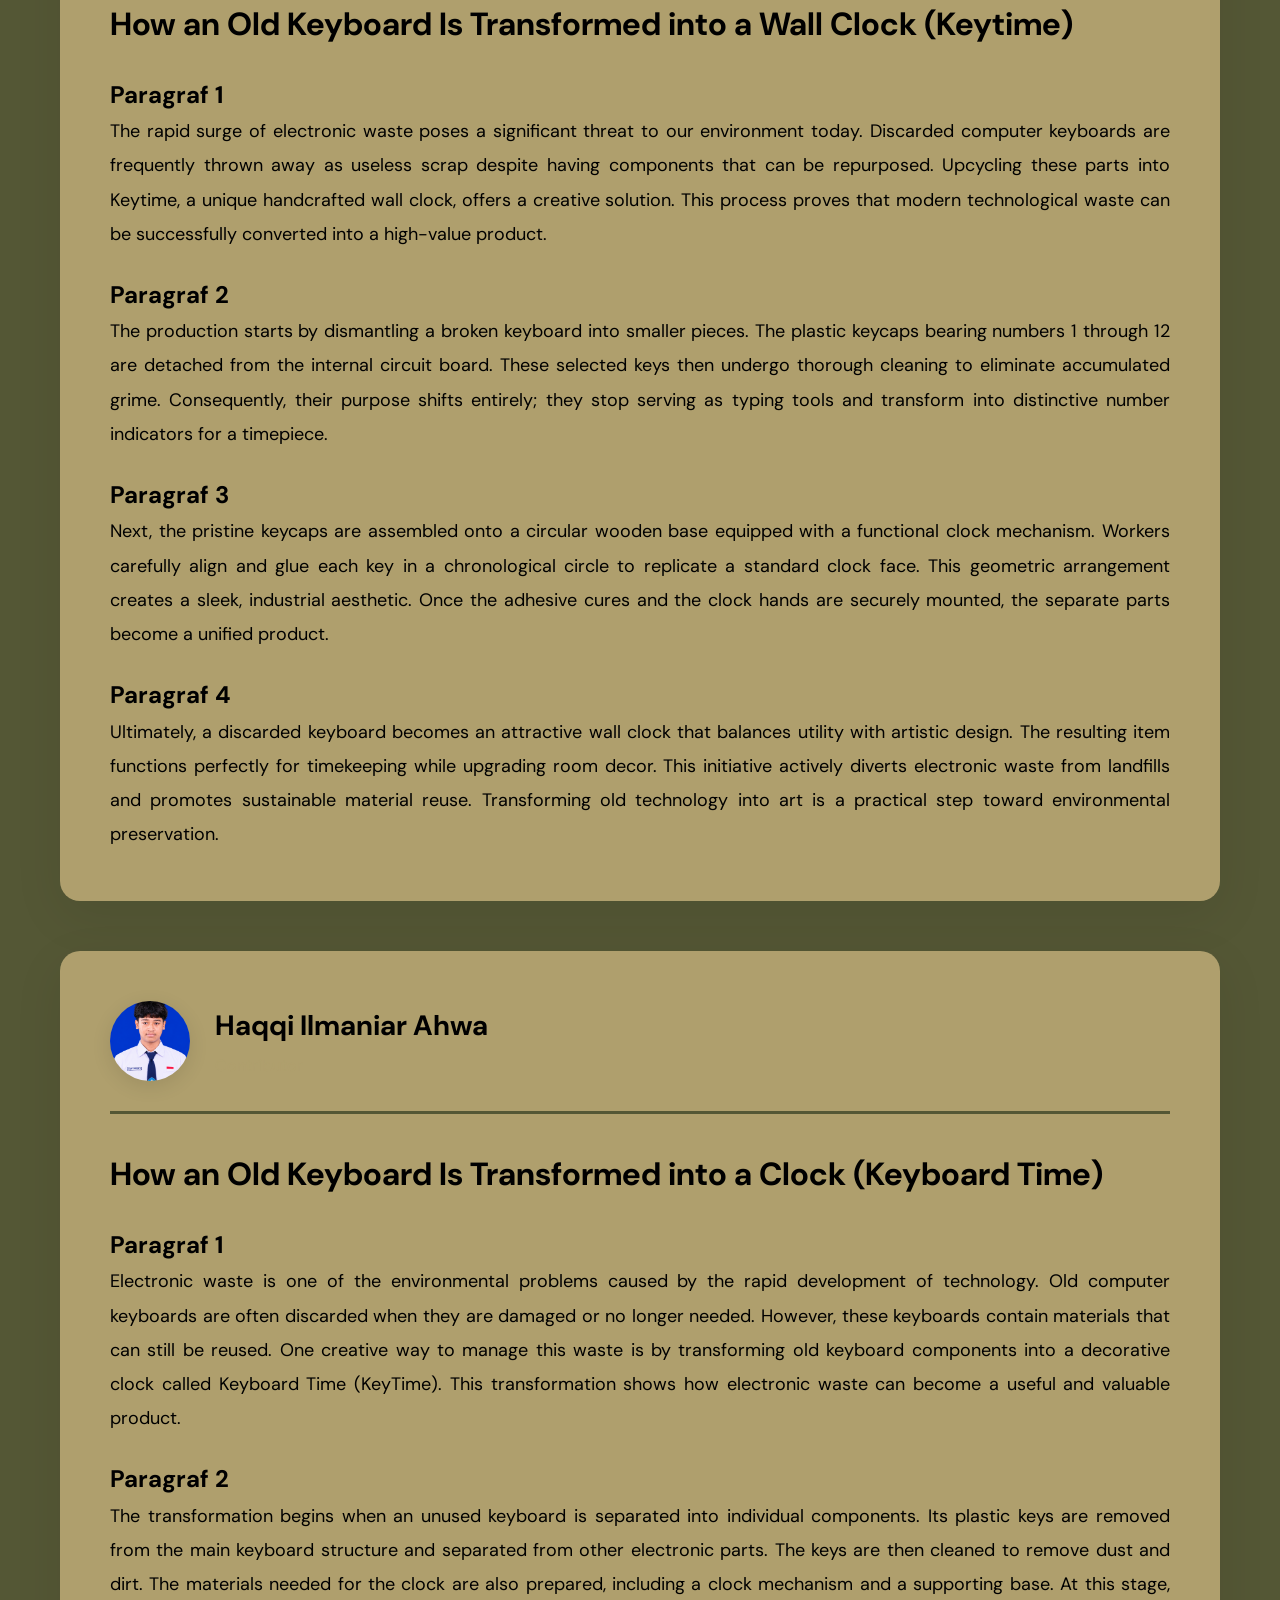
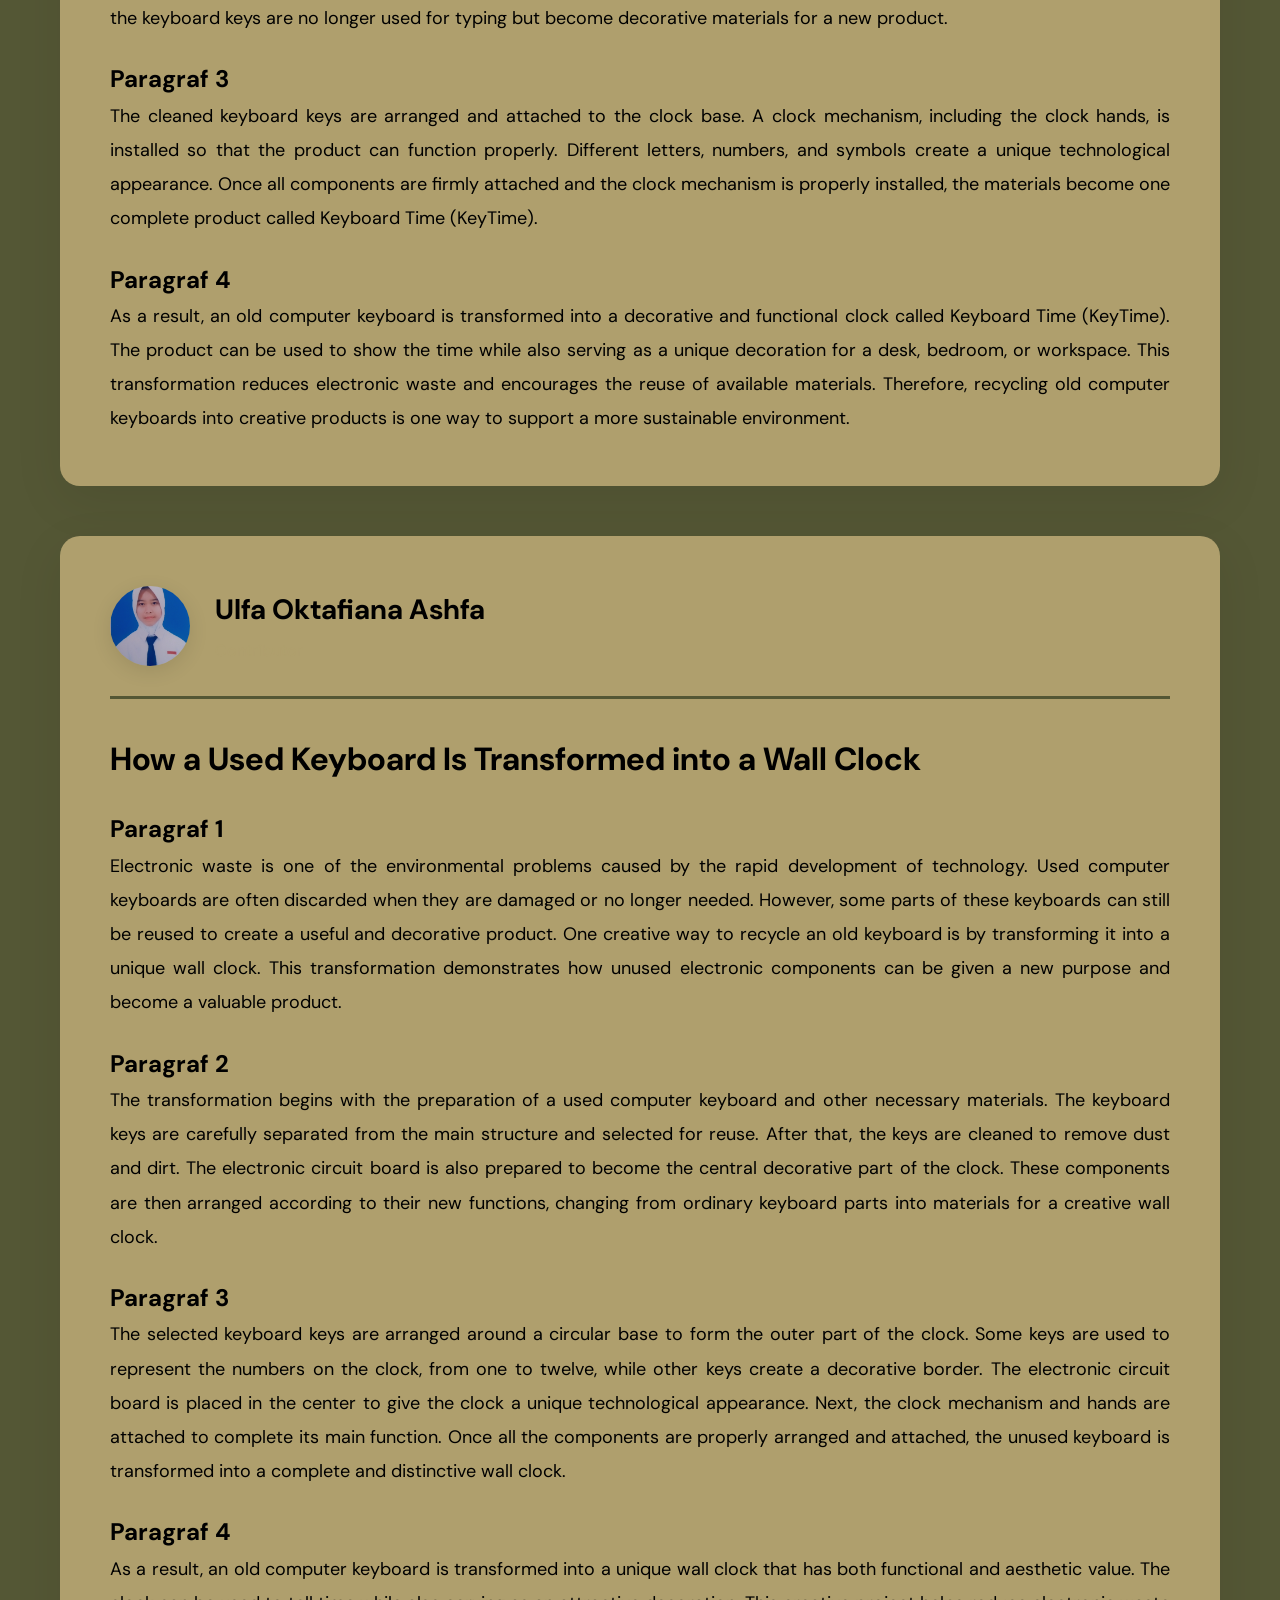
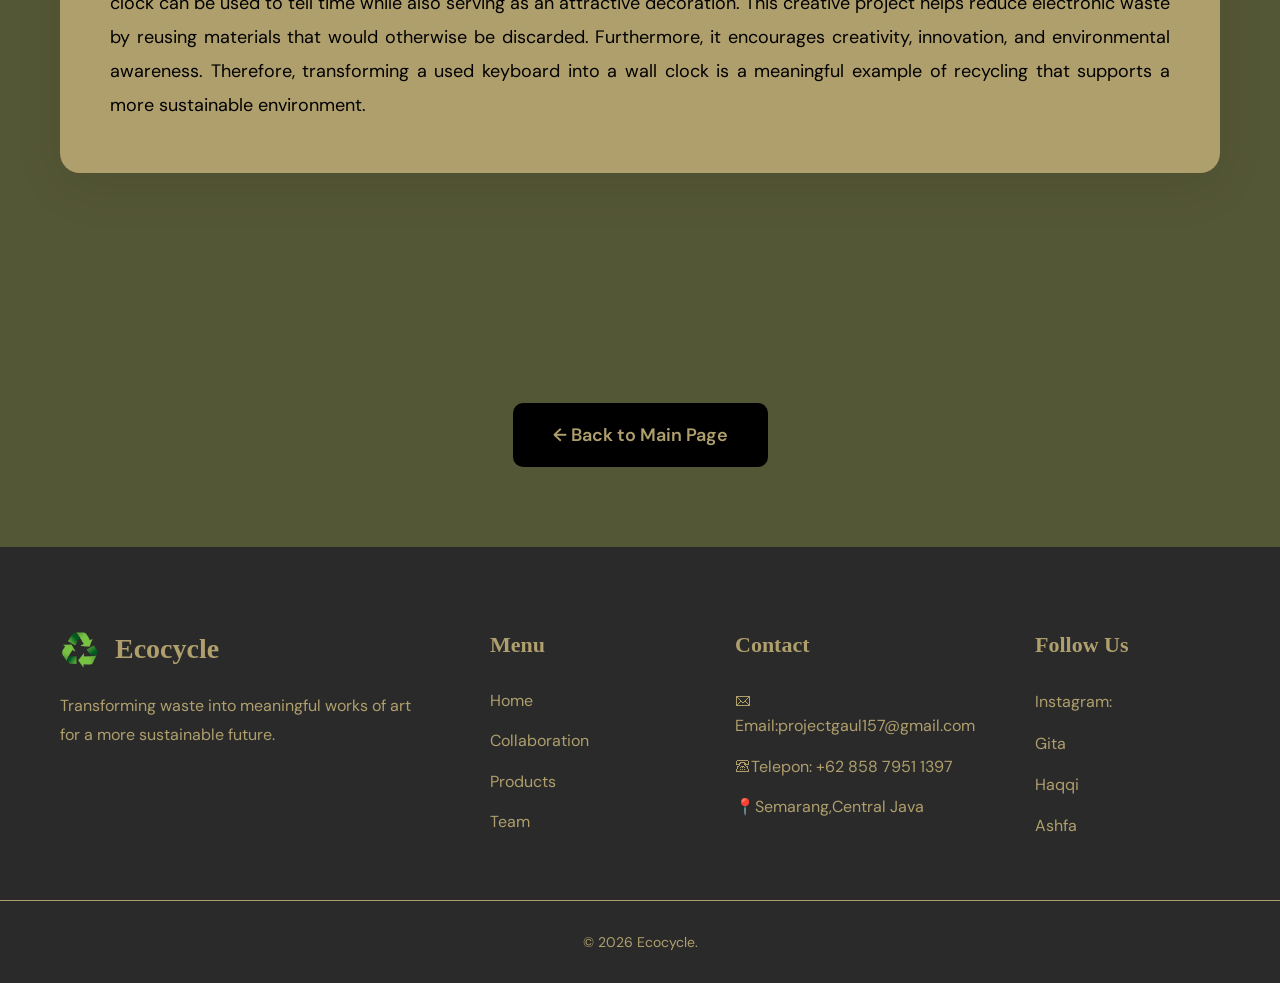
<file: bahasa-inggris.html>
<!DOCTYPE html>
<lang="id">

    <head>
        <meta charset="UTF-8">
        <meta name="viewport" content="width=device-width, initial-scale=1.0">
        <title>English Collaboration</title>
        <link rel="stylesheet" href="style.css">
        <link rel="stylesheet" href="kolabirasi.css">
    </head>

    <body>
        <!-- Navigation -->
        <nav class="navbar">
            <div class="nav-container">
                <div class="logo">
                    <img src="logo.png" alt="Ecocycle Logo">
                    <span>Ecocycle</span>
                </div>
                <ul class="nav-menu">
                    <li><a href="index.html#beranda" target="_self">Beranda</a></li>
                    <li><a href="index.html#kolaborasi" target="_self">Kolaborasi</a></li>
                    <li><a href="index.html#produk" target="_self">Produk</a></li>
                    <li><a href="index.html#kontak" target="_self">Kontak</a></li>
                    <li><a href="index.html#tim" target="_self">Tim</a></li>
                </ul>
            </div>
        </nav>


        <!-- Hero Section -->
        <section class="page-hero">
            <div class="container">
                <div class="hero-content-page">
                    <div class="icon-large">
                        <img src="inggris.jpg" alt="English Language">
                    </div>
                    <h1>English Collaboration</h1>
                    <p class="subtitle">Observation Round handbag made of cable </p>
                </div>
            </div>
        </section>

        <!-- Introduction Section -->
        <section class="intro-section">
            <div class="container">
                <div class="intro-content">
                    <h2>About This Collaboration</h2>
                    <p>In English class, we conducted observation activities on Round handbag made of cable and composed
                        observation reports. Each team member provided a unique perspective in observing and analyzing
                        the potential use of cable as the basic material for making Round handbag made of cable.</p>
                </div>
            </div>
        </section>

        <!-- Observations Section -->
        <section class="observations-section">
            <div class="container">
                <h2 class="section-title-page">Team Observation Results</h2>

                <!-- Observation 1: Gita Anjani -->
                <div class="observation-card">
                    <div class="observation-header">
                        <div class="author-info">
                            <img src="Gita Anjani.jpeg" alt="Gita Anjani">
                            <div>
                                <h3>Gita Anjani</h3>
                                <p class="role">Observer & Analyst</p>
                            </div>
                        </div>
                    </div>
                    <div class="observation-content">
                        <h4>How an Old Keyboard Is Transformed into a Wall Clock (Keytime)</h4>

                        <h2>Paragraf 1</h2>

                        <p>The rapid surge of electronic waste poses a significant threat to our environment today.
                            Discarded computer keyboards are frequently thrown away as useless scrap despite having
                            components that can be repurposed. Upcycling these parts into Keytime, a unique handcrafted
                            wall clock, offers a creative solution. This process proves that modern technological waste
                            can be successfully converted into a high-value product.</p>

                        <h2>Paragraf 2</h2>

                        <p>The production starts by dismantling a broken keyboard into smaller pieces. The plastic
                            keycaps bearing numbers 1 through 12 are detached from the internal circuit board. These
                            selected keys then undergo thorough cleaning to eliminate accumulated grime. Consequently,
                            their purpose shifts entirely; they stop serving as typing tools and transform into
                            distinctive number indicators for a timepiece.</p>

                        <h2>Paragraf 3</h2>

                        <p>Next, the pristine keycaps are assembled onto a circular wooden base equipped with a
                            functional clock mechanism. Workers carefully align and glue each key in a chronological
                            circle to replicate a standard clock face. This geometric arrangement creates a sleek,
                            industrial aesthetic. Once the adhesive cures and the clock hands are securely mounted, the
                            separate parts become a unified product.</p>

                        <h2>Paragraf 4</h2>

                        <p>Ultimately, a discarded keyboard becomes an attractive wall clock that balances utility with
                            artistic design. The resulting item functions perfectly for timekeeping while upgrading room
                            decor. This initiative actively diverts electronic waste from landfills and promotes
                            sustainable material reuse. Transforming old technology into art is a practical step toward
                            environmental preservation.</p>
                    </div>
                </div>

                <!-- Observation 2: Haqqi Ilmaniar A. -->
                <div class="observation-card">
                    <div class="observation-header">
                        <div class="author-info">
                            <img src="Haqqi Ilmaniar Ahwa.png" alt="Haqqi Ilmaniar Ahwa">
                            <div>
                                <h3>Haqqi Ilmaniar Ahwa</h3>
                                <p class="role">Contributor</p>
                            </div>
                        </div>
                    </div>
                    <div class="observation-content">
                        <h4>How an Old Keyboard Is Transformed into a Clock (Keyboard Time)</h4>

                        <h2>Paragraf 1</h2>

                        <p>Electronic waste is one of the environmental problems caused by the rapid development of
                            technology. Old computer keyboards are often discarded when they are damaged or no longer
                            needed. However, these keyboards contain materials that can still be reused. One creative
                            way to manage this waste is by transforming old keyboard components into a decorative clock
                            called Keyboard Time (KeyTime). This transformation shows how electronic waste can become a
                            useful and valuable product.</p>

                        <h2>Paragraf 2</h2>

                        <p>The transformation begins when an unused keyboard is separated into individual components.
                            Its plastic keys are removed from the main keyboard structure and separated from other
                            electronic parts. The keys are then cleaned to remove dust and dirt. The materials needed
                            for the clock are also prepared, including a clock mechanism and a supporting base. At this
                            stage, the keyboard keys are no longer used for typing but become decorative materials for a
                            new product.</p>

                        <h2>Paragraf 3</h2>

                        <p>The cleaned keyboard keys are arranged and attached to the clock base. A clock mechanism,
                            including the clock hands, is installed so that the product can function properly. Different
                            letters, numbers, and symbols create a unique technological appearance. Once all components
                            are firmly attached and the clock mechanism is properly installed, the materials become one
                            complete product called Keyboard Time (KeyTime).
                        </p>

                        <h2>Paragraf 4</h2>

                        <p>As a result, an old computer keyboard is transformed into a decorative and functional clock
                            called Keyboard Time (KeyTime). The product can be used to show the time while also serving
                            as a unique decoration for a desk, bedroom, or workspace. This transformation reduces
                            electronic waste and encourages the reuse of available materials. Therefore, recycling old
                            computer keyboards into creative products is one way to support a more sustainable
                            environment.</p>
                    </div>
                </div>

                <!-- Observation 3: Ulfa Oktafiana A. -->
                <div class="observation-card">
                    <div class="observation-header">
                        <div class="author-info">
                            <img src="Ulfa Oktafiana Ashfa.jpeg" alt="Ulfa Oktafiana Ashfa ">
                            <div>
                                <h3>Ulfa Oktafiana Ashfa </h3>
                                <p class="role">Contributor</p>
                            </div>
                        </div>
                    </div>
                    <div class="observation-content">
                        <h4>How a Used Keyboard Is Transformed into a Wall Clock</h4>

                        <h2>Paragraf 1</h2>

                        <p>Electronic waste is one of the environmental problems caused by the rapid development of
                            technology. Used computer keyboards are often discarded when they are damaged or no longer
                            needed. However, some parts of these keyboards can still be reused to create a useful and
                            decorative product. One creative way to recycle an old keyboard is by transforming it into a
                            unique wall clock. This transformation demonstrates how unused electronic components can be
                            given a new purpose and become a valuable product.</p>

                        <h2>Paragraf 2</h2>

                        <p>The transformation begins with the preparation of a used computer keyboard and other
                            necessary materials. The keyboard keys are carefully separated from the main structure and
                            selected for reuse. After that, the keys are cleaned to remove dust and dirt. The electronic
                            circuit board is also prepared to become the central decorative part of the clock. These
                            components are then arranged according to their new functions, changing from ordinary
                            keyboard parts into materials for a creative wall clock.</p>

                        <h2>Paragraf 3</h2>

                        <p>The selected keyboard keys are arranged around a circular base to form the outer part of the
                            clock. Some keys are used to represent the numbers on the clock, from one to twelve, while
                            other keys create a decorative border. The electronic circuit board is placed in the center
                            to give the clock a unique technological appearance. Next, the clock mechanism and hands are
                            attached to complete its main function. Once all the components are properly arranged and
                            attached, the unused keyboard is transformed into a complete and distinctive wall clock.</p>

                        <h2>Paragraf 4</h2>

                        <p>As a result, an old computer keyboard is transformed into a unique wall clock that has both
                            functional and aesthetic value. The clock can be used to tell time while also serving as an
                            attractive decoration. This creative project helps reduce electronic waste by reusing
                            materials that would otherwise be discarded. Furthermore, it encourages creativity,
                            innovation, and environmental awareness. Therefore, transforming a used keyboard into a wall
                            clock is a meaningful example of recycling that supports a more sustainable environment.</p>
                    </div>
                </div>
            </div>
        </section>

        <!-- Back Button -->
        <section class="back-section">
            <div class="container">
                <a href="index.html" class="btn-back">← Back to Main Page</a>
            </div>
        </section>

        <!-- Footer -->
        <footer class="footer">
            <div class="container">
                <div class="footer-content">
                    <div class="footer-section">
                        <div class="footer-logo">
                            <img src="logo.png" alt="Ecocycle Logo">
                            <span>Ecocycle</span>
                        </div>
                        <p>Transforming waste into meaningful works of art for a more sustainable future.</p>
                    </div>
                    <div class="footer-section">
                        <h4>Menu</h4>
                        <ul>
                            <li><a href="index.html#beranda" target="_self">Home</a></li>
                            <li><a href="index.html#kolaborasi" target="_self">Collaboration</a></li>
                            <li><a href="index.html#produk" target="_self">Products</a></li>
                            <li><a href="index.html#tim" target="_self">Team</a></li>
                        </ul>
                    </div>
                    <div class="footer-section">
                        <h4>Contact</h4>
                        <ul>
                            <li>🖂Email:projectgaul157@gmail.com</li>
                            <li>🕾Telepon: +62 858 7951 1397</li>
                            <li>📍Semarang,Central Java</li>
                        </ul>
                    </div>
                    <div class="footer-section">
                        <h4>Follow Us</h4>
                        <div class="social-links">
                            <p>Instagram:</p>
                            <a href="https://www.instagram.com/geetaa4_?vrfl=ZXA2dXBjNnVsb2pp" target="_blank">Gita</a>
                            <a href="https://www.instagram.com/haqqi_4?dlrf=MXNpMWIza3p4M3FkeA=="
                                target="_blank">Haqqi</a>
                            <a href="https://www.instagram.com/sfa_526?cplk=MWl5bnJ2eGc2ZzUyeg=="
                                target="_blank">Ashfa</a>
                        </div>
                    </div>
                </div>
            </div>
            <div class="footer-bottom">
                <p>&copy; 2026 Ecocycle.</p>
            </div>
            </div>
        </footer>

    </body>

    </html>
</file>
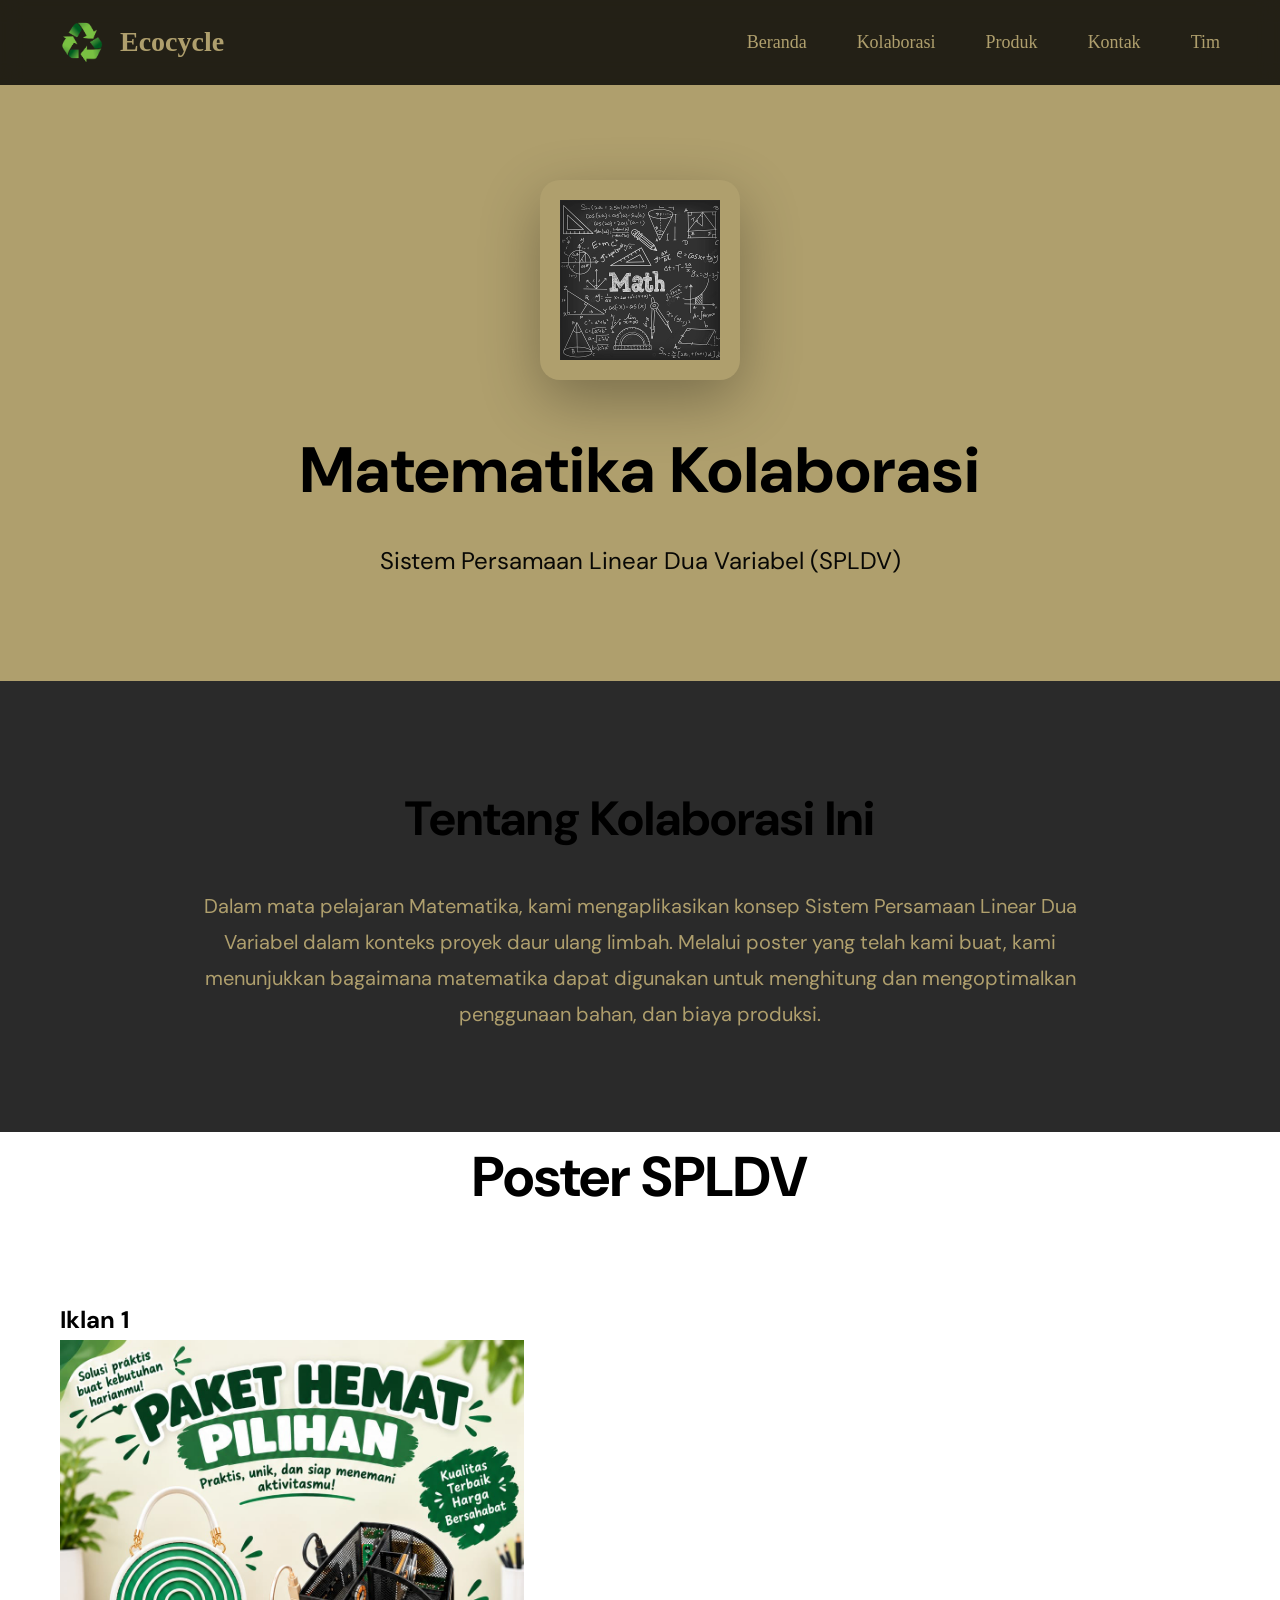
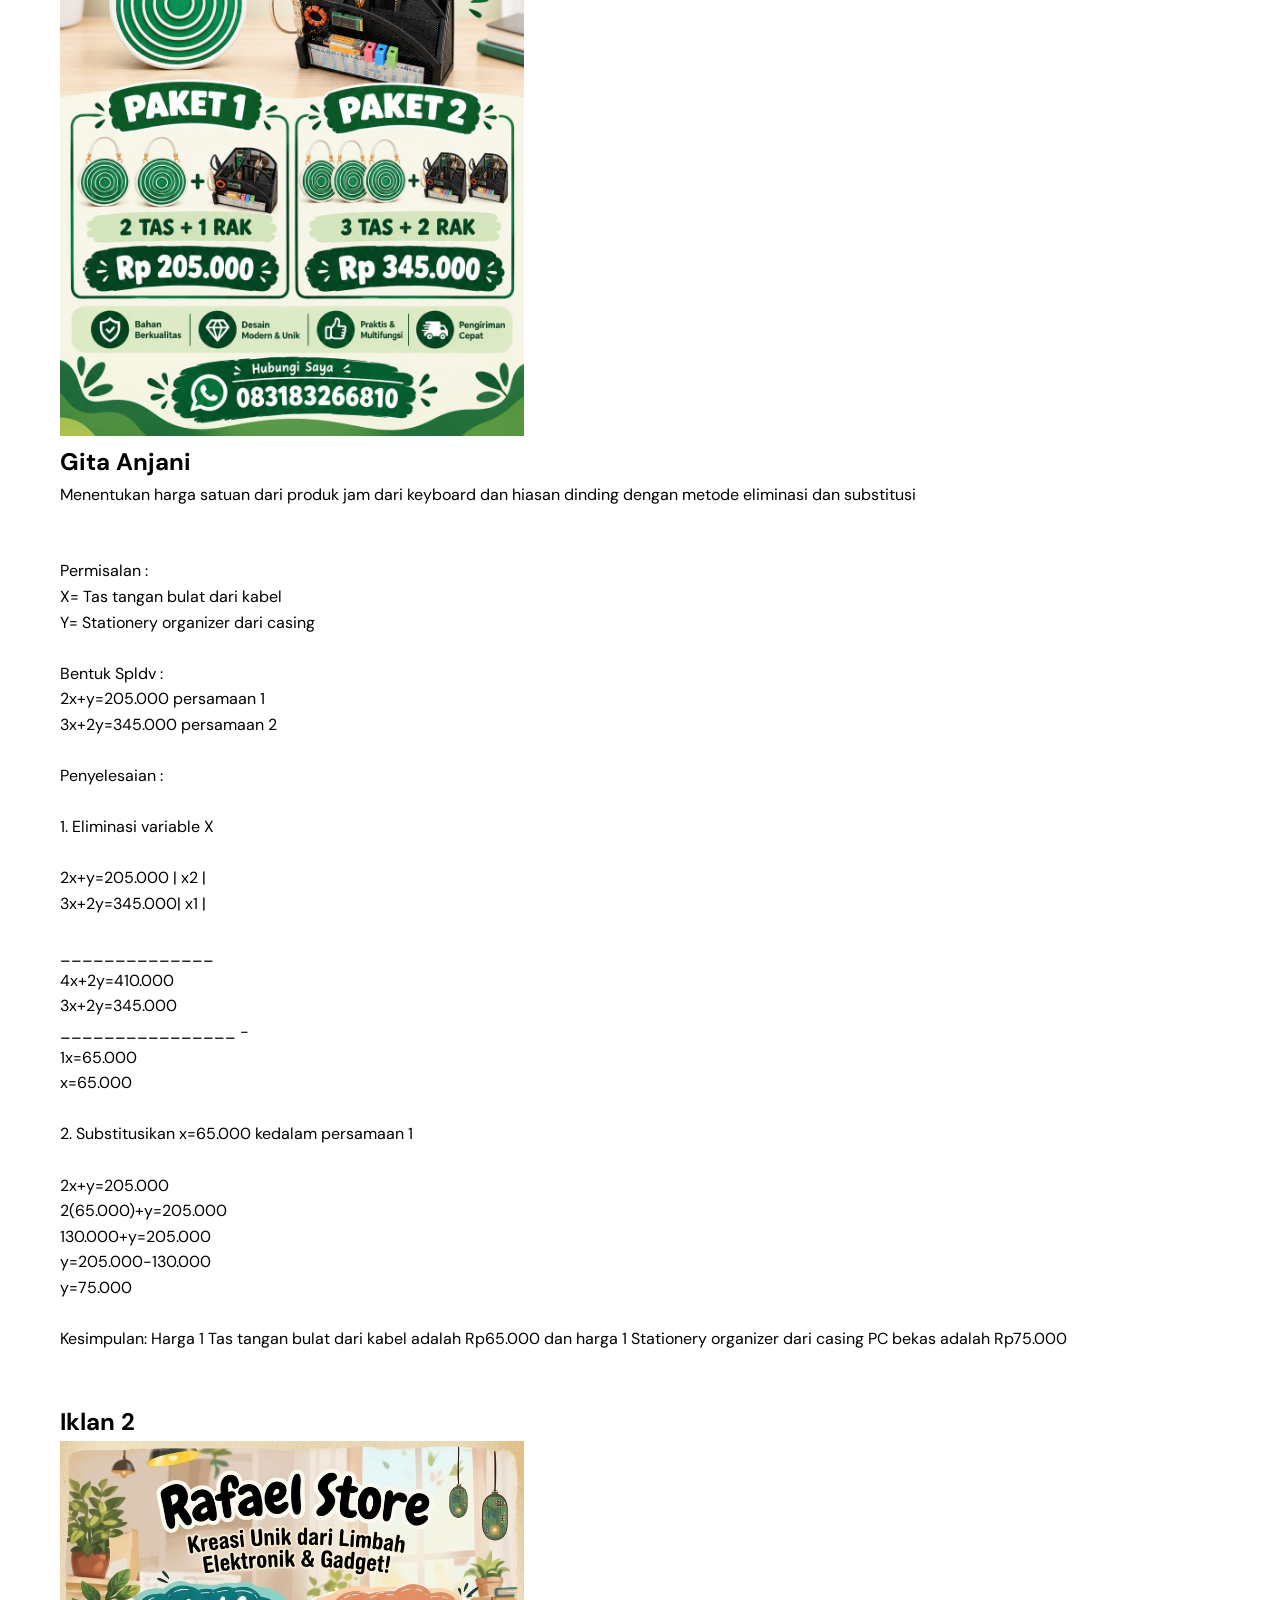
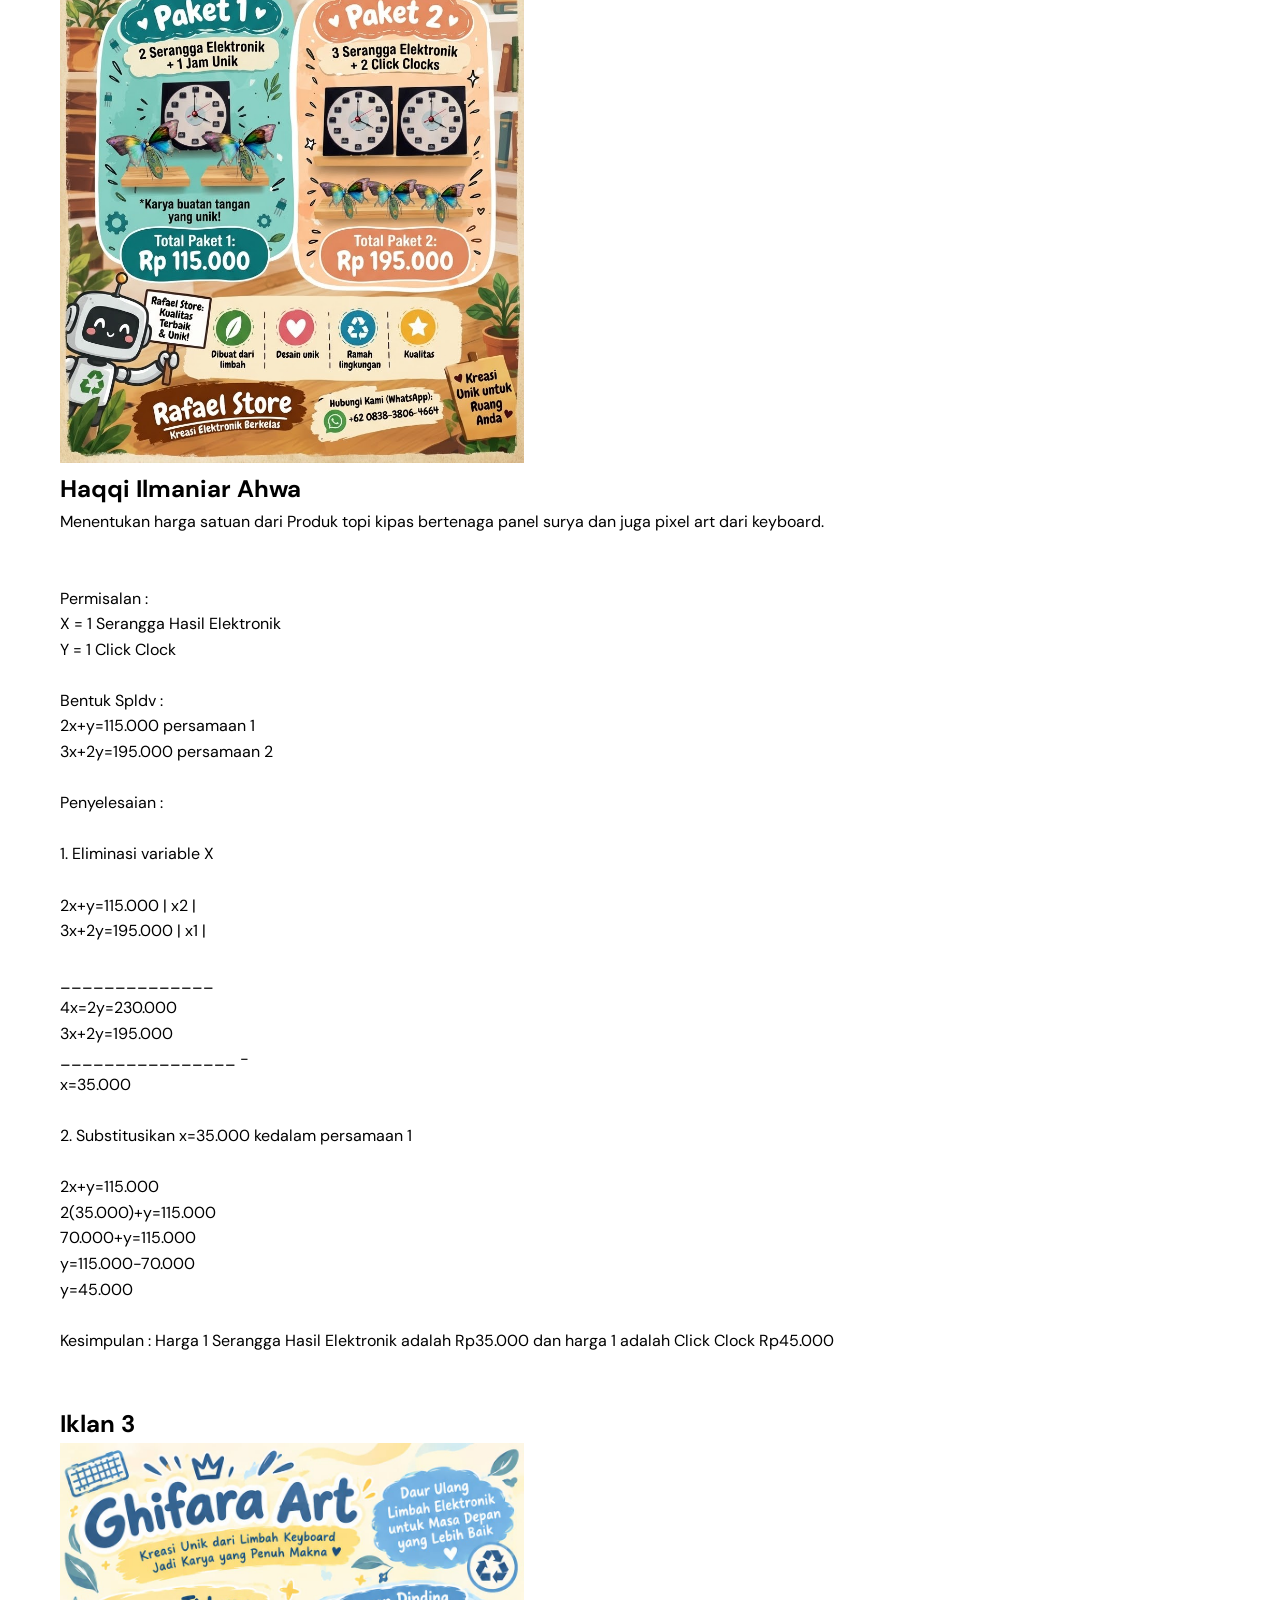
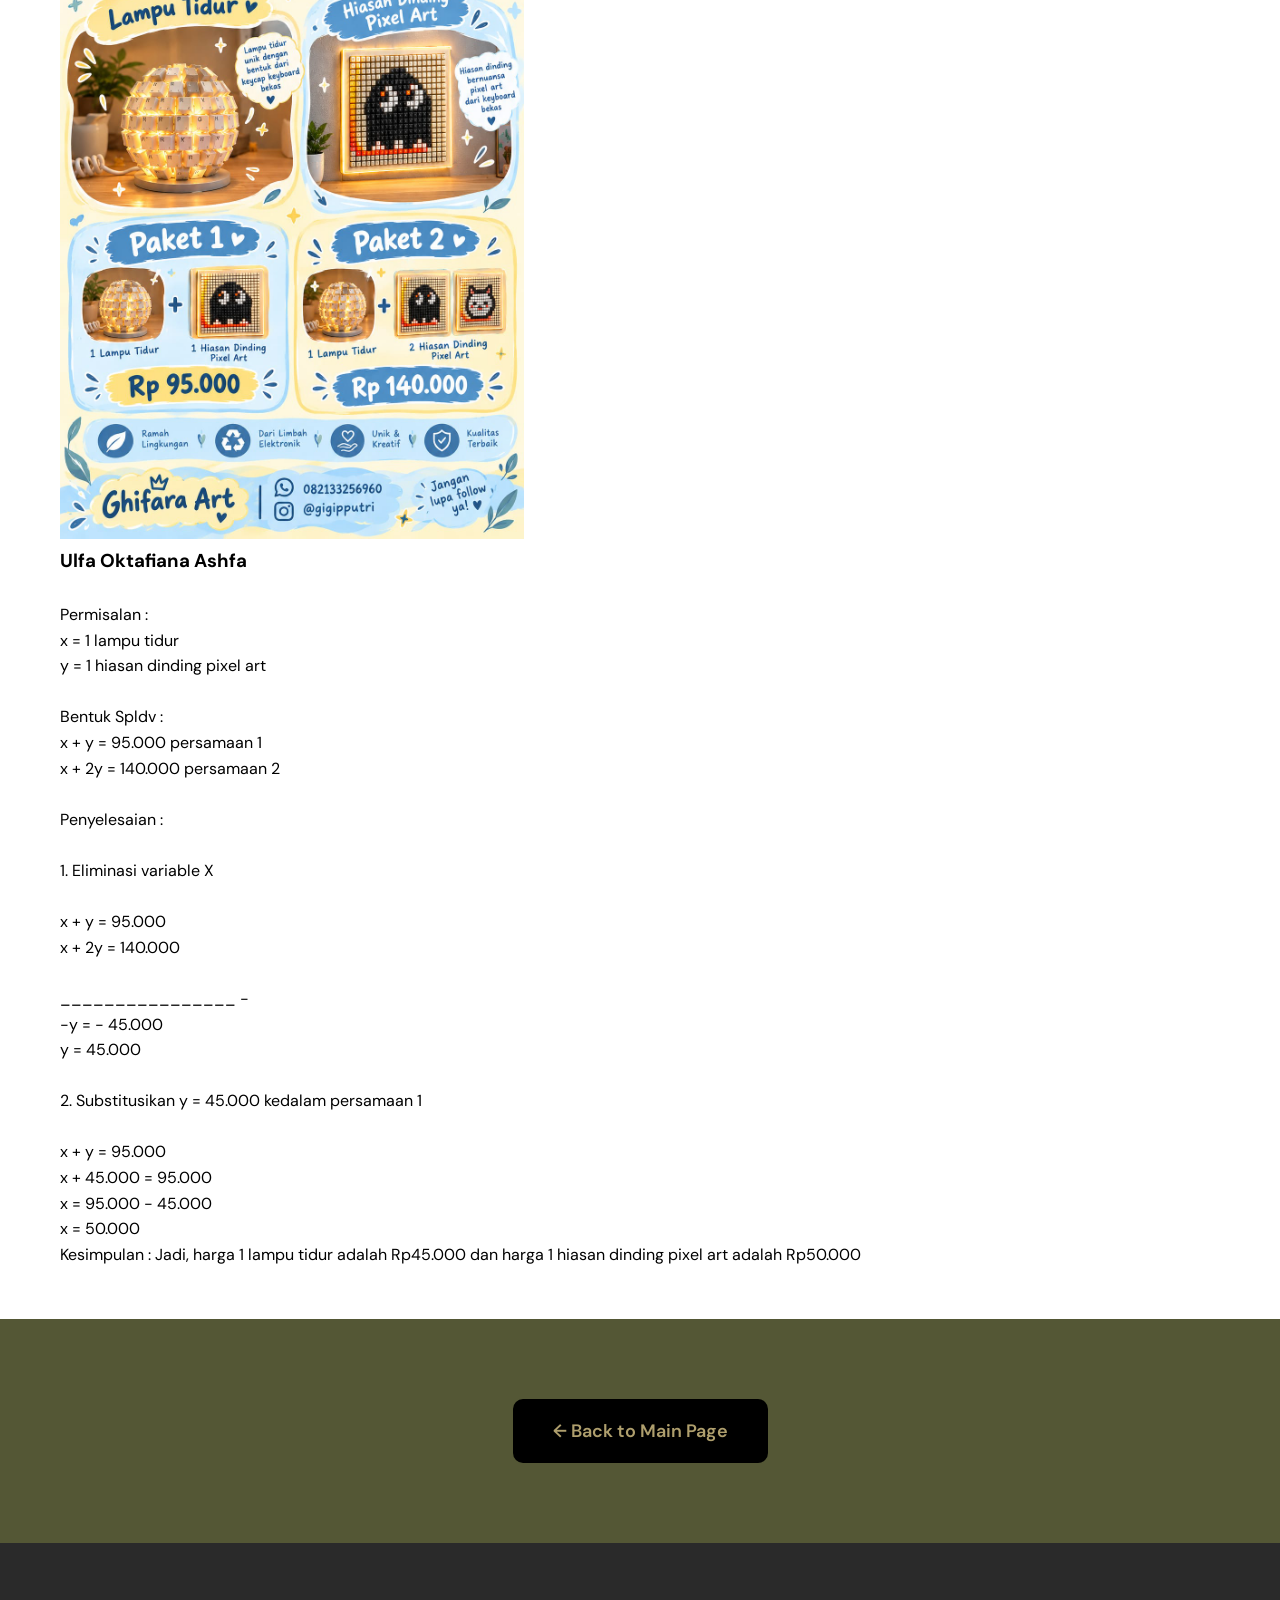
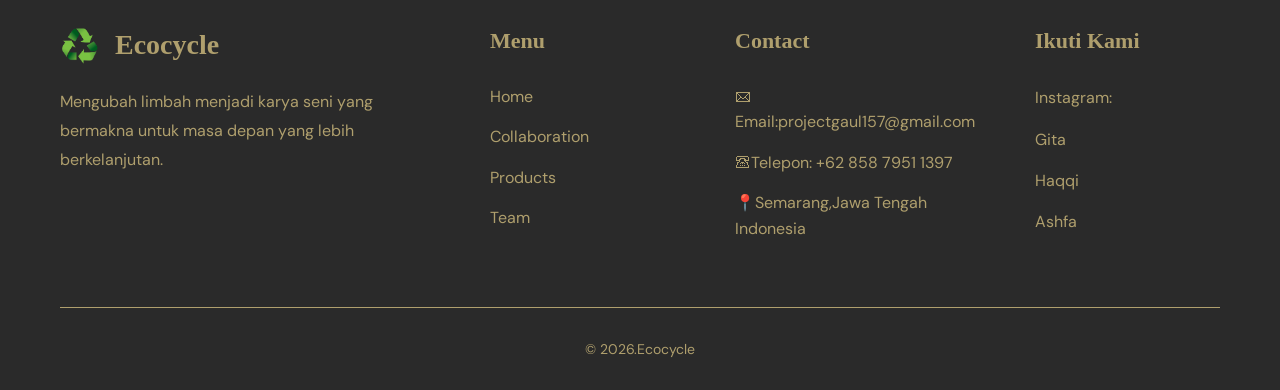
<file: Matematika.html>
<!DOCTYPE html>
<html lang="id">

<head>
  <meta charset="UTF-8">
  <meta name="viewport" content="width=device-width, initial-scale=1.0">
  <title>Matematika Kolaborasi</title>
  <link rel="stylesheet" href="style.css">
  <link rel="stylesheet" href="kolabirasi.css">
</head>

<body>

  <!-- Navigation -->
  <nav class="navbar">
    <div class="nav-container">
      <div class="logo">
        <img src="logo.png" alt="Ecocycle Logo">
        <span>Ecocycle</span>
      </div>
      <ul class="nav-menu">
        <li><a href="index.html#beranda" target="_self">Beranda</a></li>
        <li><a href="index.html#kolaborasi" target="_self">Kolaborasi</a></li>
        <li><a href="index.html#produk" target="_self">Produk</a></li>
        <li><a href="index.html#kontak" target="_self">Kontak</a></li>
        <li><a href="index.html#tim" target="_self">Tim</a></li>
      </ul>
    </div>
  </nav>

  <!-- Hero -->
  <section class="page-hero">
    <div class="container">
      <div class="hero-content-page">
        <div class="icon-large">
          <img src="matematika.jpg" alt="Matematika">
        </div>
        <h1>Matematika Kolaborasi</h1>
        <p class="subtitle">Sistem Persamaan Linear Dua Variabel (SPLDV)</p>
      </div>
    </div>
  </section>

  <!-- Intro -->
  <section class="intro-section">
    <div class="container">
      <div class="intro-content">
        <h2>Tentang Kolaborasi Ini</h2>
        <p>Dalam mata pelajaran Matematika, kami mengaplikasikan konsep Sistem Persamaan Linear Dua Variabel dalam
          konteks proyek daur ulang limbah. Melalui poster yang telah kami buat, kami menunjukkan bagaimana matematika
          dapat digunakan untuk menghitung dan mengoptimalkan penggunaan bahan, dan biaya produksi.</p>
      </div>
    </div>
  </section>

  <!-- Iklan -->
  <section class="posters-section">
    <div class="container">
      <h2 class="section-title-page">Poster SPLDV</h2>

      <!-- Iklan 1 --Gita Anjani -->
      <h2>Iklan 1</h2>
      <div class="poster-single">
        <div class="poster-main">
          <img src="Akbar Store.jpeg" width="40%" alt="Poster SPLDV Akbar">
        </div>
        <div class="poster-description">
          <h2>Gita Anjani</h2>
          <p>Menentukan harga satuan dari produk jam dari keyboard dan hiasan dinding dengan metode eliminasi dan
            substitusi</p><br><br>

          Permisalan : <br>
          X= Tas tangan bulat dari kabel<br>
          Y= Stationery organizer dari casing <br><br>
          Bentuk Spldv :<br>
          2x+y=205.000 persamaan 1<br>
          3x+2y=345.000 persamaan 2<br> <br>

          Penyelesaian :<br> <br>
          1. Eliminasi variable X <br> <br>
          2x+y=205.000 | x2 | <br>
          3x+2y=345.000| x1 | <br> <br>
          ______________<br>
          4x+2y=410.000<br>
          3x+2y=345.000<br>
          ________________ - <br>
          1x=65.000 <br>
          x=65.000 <br><br>

          2. Substitusikan x=65.000 kedalam persamaan 1
          <br> <br>
          2x+y=205.000 <br>
          2(65.000)+y=205.000<br>
          130.000+y=205.000<br>
          y=205.000-130.000<br>
          y=75.000<br> <br>

          Kesimpulan:
          Harga 1 Tas tangan bulat dari kabel adalah Rp65.000
          dan harga 1 Stationery organizer dari casing PC bekas adalah Rp75.000
        </div>
      </div>
      <br><br>

      <!-- Iklan 2 - Haqqi Ilmaniar Ahwa -->
      <h2>Iklan 2</h2>
      <div class="poster-single">
        <div class="poster-main">
          <img src="Rafael Store.jpeg" width="40%" alt="Poster SPLDV Rafael">
        </div>
        <div class="poster-description">
          <h2>Haqqi Ilmaniar Ahwa</h2>
          <p>Menentukan harga satuan dari Produk topi kipas bertenaga panel surya dan juga pixel art dari keyboard.</p>
          <br> <br>

          Permisalan : <br>
          X = 1 Serangga Hasil Elektronik <br>
          Y = 1 Click Clock<br><br>
          Bentuk Spldv :<br>
          2x+y=115.000 persamaan 1<br>
          3x+2y=195.000 persamaan 2<br> <br>

          Penyelesaian :<br> <br>
          1. Eliminasi variable X <br> <br>
          2x+y=115.000 | x2 | <br>
          3x+2y=195.000 | x1 | <br> <br>
          ______________<br>
          4x=2y=230.000<br>
          3x+2y=195.000<br>
          ________________ - <br>
          x=35.000 <br><br>

          2. Substitusikan x=35.000 kedalam persamaan 1
          <br> <br>
          2x+y=115.000 <br>
          2(35.000)+y=115.000<br>
          70.000+y=115.000<br>
          y=115.000-70.000<br>
          y=45.000<br> <br>

          Kesimpulan : Harga 1 Serangga Hasil Elektronik adalah Rp35.000 dan harga 1 adalah Click Clock Rp45.000
        </div>
      </div>
      <br><br>

      <!-- Iklan 3 -- Ulfa Oktafiana Ashfa -->
      <h2>Iklan 3</h2>
      <div class="poster-single">
        <div class="poster-main">
          <img src="Ghifara Store.jpeg" width="40%" alt="Poster SPLDV Ghifara">
        </div>
        <div class="poster-description">
          <h3>Ulfa Oktafiana Ashfa </h3>
          <p> <br>

            Permisalan : <br>
            x = 1 lampu tidur<br>
            y = 1 hiasan dinding pixel art <br><br>
            Bentuk Spldv :<br>
            x + y = 95.000 persamaan 1<br>
            x + 2y = 140.000 persamaan 2<br> <br>

            Penyelesaian :<br> <br>
            1. Eliminasi variable X <br> <br>
            x + y = 95.000 <br>
            x + 2y = 140.000 <br> <br>
            ________________ - <br>
            -y = - 45.000 <br>
            y = 45.000 <br><br>

            2. Substitusikan y = 45.000 kedalam persamaan 1
            <br> <br>
            x + y = 95.000 <br>
            x + 45.000 = 95.000<br>
            x = 95.000 - 45.000<br>
            x = 50.000<br>

            Kesimpulan :
            Jadi, harga 1 lampu tidur adalah Rp45.000 dan harga 1 hiasan dinding pixel art adalah Rp50.000
        </div>
      </div>
    </div>
  </section>
  <br><br>
  <!-- Back Button -->
  <section class="back-section">
    <div class="container">
      <a href="index.html" class="btn-back">← Back to Main Page</a>
    </div>
  </section>

  <!-- Footer -->
  <footer class="footer">
    <div class="container">
      <div class="footer-content">
        <div class="footer-section">
          <div class="footer-logo">
            <img src="logo.png" alt="Ecocycle Logo">
            <span>Ecocycle</span>
          </div>
          <p>Mengubah limbah menjadi karya seni yang bermakna untuk masa depan yang lebih berkelanjutan.</p>
        </div>
        <div class="footer-section">
          <h4>Menu</h4>
          <ul>
            <li><a href="index.html#beranda" target="_self">Home</a></li>
            <li><a href="index.html#kolaborasi" target="_self">Collaboration</a></li>
            <li><a href="index.html#produk" target="_self">Products</a></li>
            <li><a href="index.html#tim" target="_self">Team</a></li>
          </ul>
        </div>
        <div class="footer-section">
          <h4>Contact</h4>
          <ul>
            <li>🖂Email:projectgaul157@gmail.com</li>
            <li>🕾Telepon: +62 858 7951 1397</li>
            <li>📍Semarang,Jawa Tengah Indonesia</li>
          </ul>
        </div>
        <div class="footer-section">
          <h4>Ikuti Kami</h4>
          <div class="social-links">
            <p>Instagram:</p>
            <a href="https://www.instagram.com/geetaa4_?vrfl=ZXA2dXBjNnVsb2pp" target="_blank">Gita</a>
            <a href="https://www.instagram.com/haqqi_4?dlrf=MXNpMWIza3p4M3FkeA==" target="_blank">Haqqi</a>
            <a href="https://www.instagram.com/sfa_526?cplk=MWl5bnJ2eGc2ZzUyeg==" target="_blank">Ashfa</a>
          </div>
        </div>
      </div>
      <div class="footer-bottom">
        <p>&copy; 2026.Ecocycle</p>
      </div>
    </div>
  </footer>

</body>

</html>
</file>
<file: style.css>
/* Font Imports */
@import url('https://fonts.googleapis.com/css2?family=DM+Sans:wght@400;500;700&display=swap');

/* CSS Reset */
* {
    margin: 0;
    padding: 0;
    box-sizing: border-box;
}

/* Root Variables */
:root {
    --primary-color: #000000;
    --secondary-color: #af9f6d;
    --accent-color: #000000;
    --text-color: #000000;
    --light-gray: #545735;
    --medium-gray: #af9f6d;
    --dark-gray: #2a2a2a;
    --white: #af9f6d;
}

/* Base Styles */
body {
    font-family: 'DM Sans', 'Gotham', 'TeX Gyre Termes', 'TT Interphases Mono', sans-serif;
    line-height: 1.6;
    color: var(--text-color);
    overflow-x: hidden;
}

.container {
    max-width: 1400px;
    margin: 0 auto;
    padding: 0 60px;
}

/* Navigation */
.navbar {
    position: fixed;
    top: 0;
    width: 100%;
    background: rgba(0, 0, 0, 0.8);
    backdrop-filter: blur(10px);
    z-index: 1000;
    padding: 20px 0;
}

.nav-container {
    max-width: 1400px;
    margin: 0 auto;
    padding: 0 60px;
    display: flex;
    justify-content: space-between;
    align-items: center;
}

.logo {
    display: flex;
    align-items: center;
    gap: 15px;
    color: var(--white);
    font-size: 28px;
    font-weight: 700;
    font-family: 'TeX Gyre Termes';
}

.logo img {
    width: 45px;
    height: 45px;
}

.nav-menu {
    display: flex;
    list-style: none;
    gap: 50px;
}

.nav-menu a {
    color: var(--white);
    text-decoration: none;
    font-size: 18px;
    font-weight: 500;
    transition: color 0.3s ease;
    font-family: 'TeX Gyre Termes';
}

.nav-menu a:hover {
    color: var(--accent-color);
}

/* Hero Section */
.hero {
    position: relative;
    height: 100vh;
    background: linear-gradient(rgba(0, 0, 0, 0.5), rgba(0, 0, 0, 0.5)), url(baground.jpeg);
    background-size: cover;
    background-position: center;
    background-attachment: fixed;
    display: flex;
    align-items: center;
    justify-content: center;
    text-align: center;
}

.hero-content {
    color: var(--white);
}

.hero h1 {
    font-family: 'TeX Gyre Termes';
    font-size: 76px;
    font-weight: 700;
    line-height: 1.1;
    margin-bottom: 30px;
    letter-spacing: 2px;
}

.hero-underline {
    width: 280px;
    height: 6px;
    background: var(--white);
    margin: 30px auto 40px;
}

.hero-subtitle {
    font-size: 24px;
    font-weight: 400;
    letter-spacing: 1px;
    font-family: 'DM Sans' ;
}

/* Why Section */
.why-section {
    padding: 60px 0;
    background: var(--light-gray);
}

.why-content {
    display: grid;
    grid-template-columns: 1fr 1fr;
    gap: 100px;
    align-items: center;
}

.why-text h2 {
    font-family: 'TeX Gyre Termes';
    font-size: 72px;
    font-weight: 700;
    line-height: 1.2;
    margin-bottom: 40px;
    color: var(--primary-color);
}

.why-text p {
    font-size: 20px;
    line-height: 1.8;
    color: var(--secondary-color);
}

.why-image {
    border-radius: 20px;
    overflow: hidden;
    box-shadow: 0 20px 60px rgba(0, 0, 0, 0.15);
}

.why-image img {
    width: 100%;
    height: auto;
    display: block;
}

/* Collaboration Section */
.collaboration-section {
    padding: 60px 0;
    background: var(--dark-gray);
}

.section-title {
    font-size: 56px;
    font-weight: 700;
    text-align: center;
    margin-bottom: 80px;
    color: var(--white);
    font-family: 'TeX Gyre Termes';
}

.collaboration-grid {
    display: grid;
    grid-template-columns: repeat(2, 1fr);
    gap: 60px;
}

.collab-card {
    background: var(--white);
    padding: 50px 40px;
    border-radius: 20px;
    text-align: center;
    transition: transform 0.3s ease, box-shadow 0.3s ease;
}

.collab-card:hover {
    transform: translateY(-10px);
    box-shadow: 0 30px 80px rgba(0, 0, 0, 0.3);
}

.collab-icon {
    width: 200px;
    height: 200px;
    margin: 0 auto 40px;
    border-radius: 20px;
    overflow: hidden;
    box-shadow: 0 10px 30px rgba(0, 0, 0, 0.1);
}

.collab-icon img {
    width: 100%;
    height: 100%;
    object-fit: cover;
}

.collab-card h3 {
    font-size: 36px;
    font-weight: 700;
    margin-bottom: 30px;
    line-height: 1.3;
}

.number {
    font-size: 48px;
    color: var(--secondary-color);
    display: block;
    margin-bottom: 10px;
}

.collab-underline {
    width: 200px;
    height: 3px;
    background: var(--primary-color);
    margin: 30px auto;
}

.learn-more {
    color: var(--primary-color);
    text-decoration: none;
    font-size: 18px;
    font-weight: 1000;
    transition: color 0.3s ease;
    font-family: 'TT Interphases Mono';
}

.learn-more:hover {
    color: var(--accent-color);
}

/* Products Section */
.products-section {
    padding: 60px 0;
    background: var(--light-gray);
}

.products-section .section-title {
    color: var(--primary-color);
    font-family: 'TeX Gyre Termes';
}

.products-grid {
    display: grid;
    grid-template-columns: repeat(3, 1fr);
    gap: 60px;
}

.product-card {
    text-decoration: none;color: #000000;
    background: var(--white);
    border-radius: 20px;
    overflow: hidden;
    transition: transform 0.3s ease, box-shadow 0.3s ease;
}

.product-card:hover {
    transform: translateY(-10px);
    box-shadow: 0 30px 80px rgba(0, 0, 0, 0.15);
}

.product-image {
    width: 100%;
    height: 300px;
    overflow: hidden;
}

.product-image img {
    width: 100%;
    height: 100%;
    object-fit: cover;
    transition: transform 0.3s ease;
}

.product-card:hover .product-image img {
    transform: scale(1.1);
}

.product-card h3 {
    font-size: 32px;
    font-weight: 700;
    padding: 30px 30px 20px;
}

.product-card p {
    font-size: 18px;
    color: var(--secondary-color);
    padding: 0 30px;
    line-height: 1.6;
}

.product-underline {
    width: calc(100% - 60px);
    height: 2px;
    background: var(--primary-color);
    margin: 25px 30px;
}

.product-card .learn-more {
    display: block;
    padding: 0 30px 30px;
}

/* Team Section */
.team-section {
    padding: 60px 0;
    background: var(--light-gray);
}

.team-section .section-title {
    color: var(--primary-color);
}

.team-grid {
    display: grid;
    grid-template-columns: repeat(3, 1fr);
    gap: 60px;
}

.team-card {
    text-align: center;
}

.team-image {
    width: 300px;
    height: 300px;
    margin: 0 auto 30px;
    border-radius: 20px;
    overflow: hidden;
    box-shadow: 0 15px 40px rgba(0, 0, 0, 0.1);
}

.team-image img {
    width: 100%;
    height: 100%;
    object-fit: cover;
}

.team-card h3 {
    font-size: 32px;
    font-weight: 700;
    margin-bottom: 20px;
}

.team-card p {
    font-size: 16px;
    line-height: 1.8;
    color: var(--secondary-color);
    padding: 0 20px;
}

/* Contact Section */
.contact-section {
    padding: 60px 0;
    background: var(--dark-gray);
}

.contact-section .section-title {
    color: var(--white);
}

.contact-content {
    display: grid;
    grid-template-columns: 1fr 1.5fr;
    gap: 80px;
    margin-top: 60px;
}

.contact-info h3 {
    font-size: 32px;
    font-weight: 700;
    margin-bottom: 40px;
    color: var(--white)
}

.info-item {
    margin-bottom: 30px;
}

.info-item h4 {
    font-size: 20px;
    font-weight: 700;
    margin-bottom: 10px;
    color: var(--white);
}

.info-item p {
    font-size: 18px;
    color: var(--white);
    line-height: 1.6;
}

.contact-form {
    background: var(--white);
    padding: 50px;
    border-radius: 20px;
    box-shadow: 0 15px 40px rgba(0, 0, 0, 0.1);
}

.form-group {
    margin-bottom: 25px;
}

.form-group input,
.form-group textarea {
    width: 100%;
    padding: 18px 20px;
    border: 2px solid var(--medium-gray);
    border-radius: 10px;
    font-size: 16px;
    font-family: 'DM Sans', sans-serif;
    transition: border-color 0.3s ease;
}

.form-group input:focus,
.form-group textarea:focus {
    outline: none;
    border-color: var(--accent-color);
}

.btn-submit {
    background: var(--primary-color);
    color: var(--white);
    padding: 18px 50px;
    border: none;
    border-radius: 10px;
    font-size: 18px;
    font-weight: 600;
    cursor: pointer;
    transition: background 0.3s ease;
}

.btn-submit:hover {
    background: var(--dark-gray);
}

/* Footer */
.footer {
    background: var(--dark-gray);
    color: var(--white);
    padding: 80px 0 30px;
}

.footer-content {
    display: grid;
    grid-template-columns: 2fr 1fr 1fr 1fr;
    gap: 60px;
    margin-bottom: 50px;
}

.footer-logo {
    display: flex;
    align-items: center;
    gap: 15px;
    font-size: 28px;
    font-weight: 700;
    margin-bottom: 20px;
    font-family: 'TeX Gyre Termes';
}

.footer-logo img {
    width: 40px;
    height: 40px;
}

.footer-section p {
    font-size: 16px;
    line-height: 1.8;
    color: var(--medium-gray);
}

.footer-section h4 {
    font-size: 22px;
    font-weight: 700;
    margin-bottom: 25px;
    font-family: 'TeX Gyre Termes';
}

.footer-section ul {
    list-style: none;
}

.footer-section ul li {
    margin-bottom: 15px;
}

.footer-section ul li a {
    color: var(--medium-gray);
    text-decoration: none;
    font-size: 16px;
    transition: color 0.3s ease;
}

.footer-section ul li a:hover {
    color: var(--accent-color);
}

.social-links {
    display: flex;
    flex-direction: column;
    gap: 15px;
}

.social-links a {
    color: var(--medium-gray);
    text-decoration: none;
    font-size: 16px;
    transition: color 0.3s ease;
}

.social-links a:hover {
    color: var(--accent-color);
}

.footer-bottom {
    text-align: center;
    padding-top: 30px;
    border-top: 1px solid var(--secondary-color);
}

.footer-bottom p {
    color: var(--medium-gray);
    font-size: 14px;
}
.modal-materi {
  position: fixed;
  inset: 0;
  z-index: 2000;
  display: none;
  align-items: center;
  justify-content: center;
  padding: 20px;
  overflow-y: auto;
  background: rgba(8,28,17,.72);
}

.modal-materi:target {
  display: flex;
}

.materi-box {
  position: relative;
  width: min(760px, 100%);
  max-height: 88vh;
  overflow-y: auto;
  padding: 38px;
  border-radius: 20px;
  background: var(--white);
  box-shadow: 0 20px 60px rgba(0,0,0,.25);
}

.materi-box h2 {
  margin: 0 35px 20px 0;
  color: var(--green-dark);
  line-height: 1.3;
}

.materi-box h4 {
  margin: 22px 0 7px;
  color: var(--green);
}

.materi-box p,
.materi-box li {
  color: var(--muted);
  font-size: .92rem;
}

.materi-box ul,
.materi-box ol {
  padding-left: 23px;
  margin: 8px 0 15px;
}

.materi-box li {
  padding: 3px 0;
}

.materi-close {
  position: sticky;
  float: right;
  top: 0;
  margin: -20px -15px 0 10px;
  color: #66756a;
  font-size: 2rem;
  line-height: 1;
}

.materi-close:hover {
  color: #d33;
}

/* Responsive Design */
@media (max-width: 1200px) {
    .container {
        padding: 0 40px;
    }
    
    .hero h1 {
        font-size: 72px;
    }
    
    .products-grid,
    .team-grid {
        grid-template-columns: repeat(2, 1fr);
    }
}

@media (max-width: 768px) {
    .nav-menu {
        gap: 25px;
        font-size: 16px;
    }
    
    .hero h1 {
        font-size: 48px;
    }
    
    .hero-subtitle {
        font-size: 24px;
    }
    
    .why-content,
    .contact-content {
        grid-template-columns: 1fr;
        gap: 50px;
    }
    
    .collaboration-grid,
    .products-grid,
    .team-grid,
    .footer-content {
        grid-template-columns: 1fr;
    }
    
    .section-title {
        font-size: 40px;
    }
}

@media (max-width: 480px) {
    .container,
    .nav-container {
        padding: 0 20px;
    }
    
    .hero h1 {
        font-size: 36px;
    }
    
    .hero-subtitle {
        font-size: 18px;
    }
}
</file>
<file: kolabirasi.css>
/* Collaboration Page Specific Styles */

/* Page Hero */
.page-hero {
    padding: 180px 0 100px;
    background: linear-gradient(135deg,  #af9f6d 0%,  #af9f6d 100%);
    text-align: center;
}

.hero-content-page {
    color: var(--White);
}

.icon-large {
    width: 200px;
    height: 200px;
    margin: 0 auto 40px;
    border-radius: 20px;
    overflow: hidden;
    box-shadow: 0 20px 60px rgba(0, 0, 0, 0.3);
    background: var(--black);
    padding: 20px;
}

.icon-large img {
    width: 100%;
    height: 100%;
    object-fit: contain;
}

.page-hero h1 {
    font-size: 64px;
    font-weight: 700;
    margin-bottom: 20px;
    letter-spacing: 1px;
}

.page-hero .subtitle {
    font-size: 24px;
    font-weight: 400;
    opacity: 0.95;
}

/* Introduction Section */
.intro-section {
    padding: 100px 0;
    background: var(--dark-gray);
}

.intro-content {
    max-width: 900px;
    margin: 0 auto;
    text-align: center;
}

.intro-content h2 {
    font-size: 48px;
    font-weight: 700;
    margin-bottom: 30px;
    color: var(--primary-color);
}

.intro-content p {
    font-size: 20px;
    line-height: 1.8;
    color: var(--secondary-color);
}

/* Observations Section */
.observations-section {
    padding: 100px 0;
    background: var(--light-gray);
}

.section-title-page {
    font-size: 56px;
    font-weight: 700;
    text-align: center;
    margin-bottom: 80px;
    color: var(--primary-color);
}

.observation-card {
    background: var(--white);
    border-radius: 20px;
    padding: 50px;
    margin-bottom: 50px;
    box-shadow: 0 15px 50px rgba(0, 0, 0, 0.08);
    transition: transform 0.3s ease, box-shadow 0.3s ease;
}

.observation-card:hover {
    transform: translateY(-5px);
    box-shadow: 0 20px 60px rgba(0, 0, 0, 0.12);
}

.observation-header {
    margin-bottom: 40px;
    padding-bottom: 30px;
    border-bottom: 3px solid var(--light-gray);
}

.author-info {
    display: flex;
    align-items: center;
    gap: 25px;
}

.author-info img {
    width: 80px;
    height: 80px;
    border-radius: 50%;
    object-fit: cover;
    box-shadow: 0 5px 20px rgba(0, 0, 0, 0.1);
}

.author-info h3 {
    font-size: 28px;
    font-weight: 700;
    color: var(--primary-color);
    margin-bottom: 5px;
}

.role {
    font-size: 16px;
    color: var(--secondary-color);
    font-weight: 500;
}

.observation-content h4 {
    font-size: 32px;
    font-weight: 700;
    color: var(--primary-color);
    margin-bottom: 30px;
    line-height: 1.3;
}

.observation-content p {
    font-size: 18px;
    line-height: 1.9;
    color: var(--text-color);
    margin-bottom: 25px;
    text-align: justify;
}

.observation-content p:last-child {
    margin-bottom: 0;
}


/* Back Button Section */
.back-section {
    padding: 80px 0;
    background: var(--light-gray);
    text-align: center;
}

.btn-back {
    display: inline-block;
    padding: 18px 40px;
    background: var(--primary-color);
    color: var(--white);
    text-decoration: none;
    border-radius: 10px;
    font-size: 18px;
    font-weight: 600;
    transition: background 0.3s ease, transform 0.3s ease;
}

.btn-back:hover {
    background: var(--dark-gray);
    transform: translateX(-5px);
}

/* Responsive Design */
@media (max-width: 1200px) {
    .observation-card {
        padding: 40px;
    }
}

@media (max-width: 768px) {
    .page-hero {
        padding: 150px 0 80px;
    }

    .page-hero h1 {
        font-size: 42px;
    }

    .page-hero .subtitle {
        font-size: 20px;
    }

    .icon-large {
        width: 150px;
        height: 150px;
    }

    .section-title-page {
        font-size: 40px;
    }

    .observation-card {
        padding: 30px;
    }

    .observation-content h4 {
        font-size: 26px;
    }

    .observation-content p {
        font-size: 16px;
        text-align: left;
    }

    .summary-grid {
        grid-template-columns: 1fr;
    }

    .intro-content h2 {
        font-size: 36px;
    }

    .summary-content h2 {
        font-size: 36px;
    }
}

@media (max-width: 480px) {
    .page-hero h1 {
        font-size: 32px;
    }

    .page-hero .subtitle {
        font-size: 18px;
    }

    .author-info {
        flex-direction: column;
        text-align: center;
    }

    .observation-card {
        padding: 25px;
    }

    .observation-content h4 {
        font-size: 22px;
    }
}
</file>
